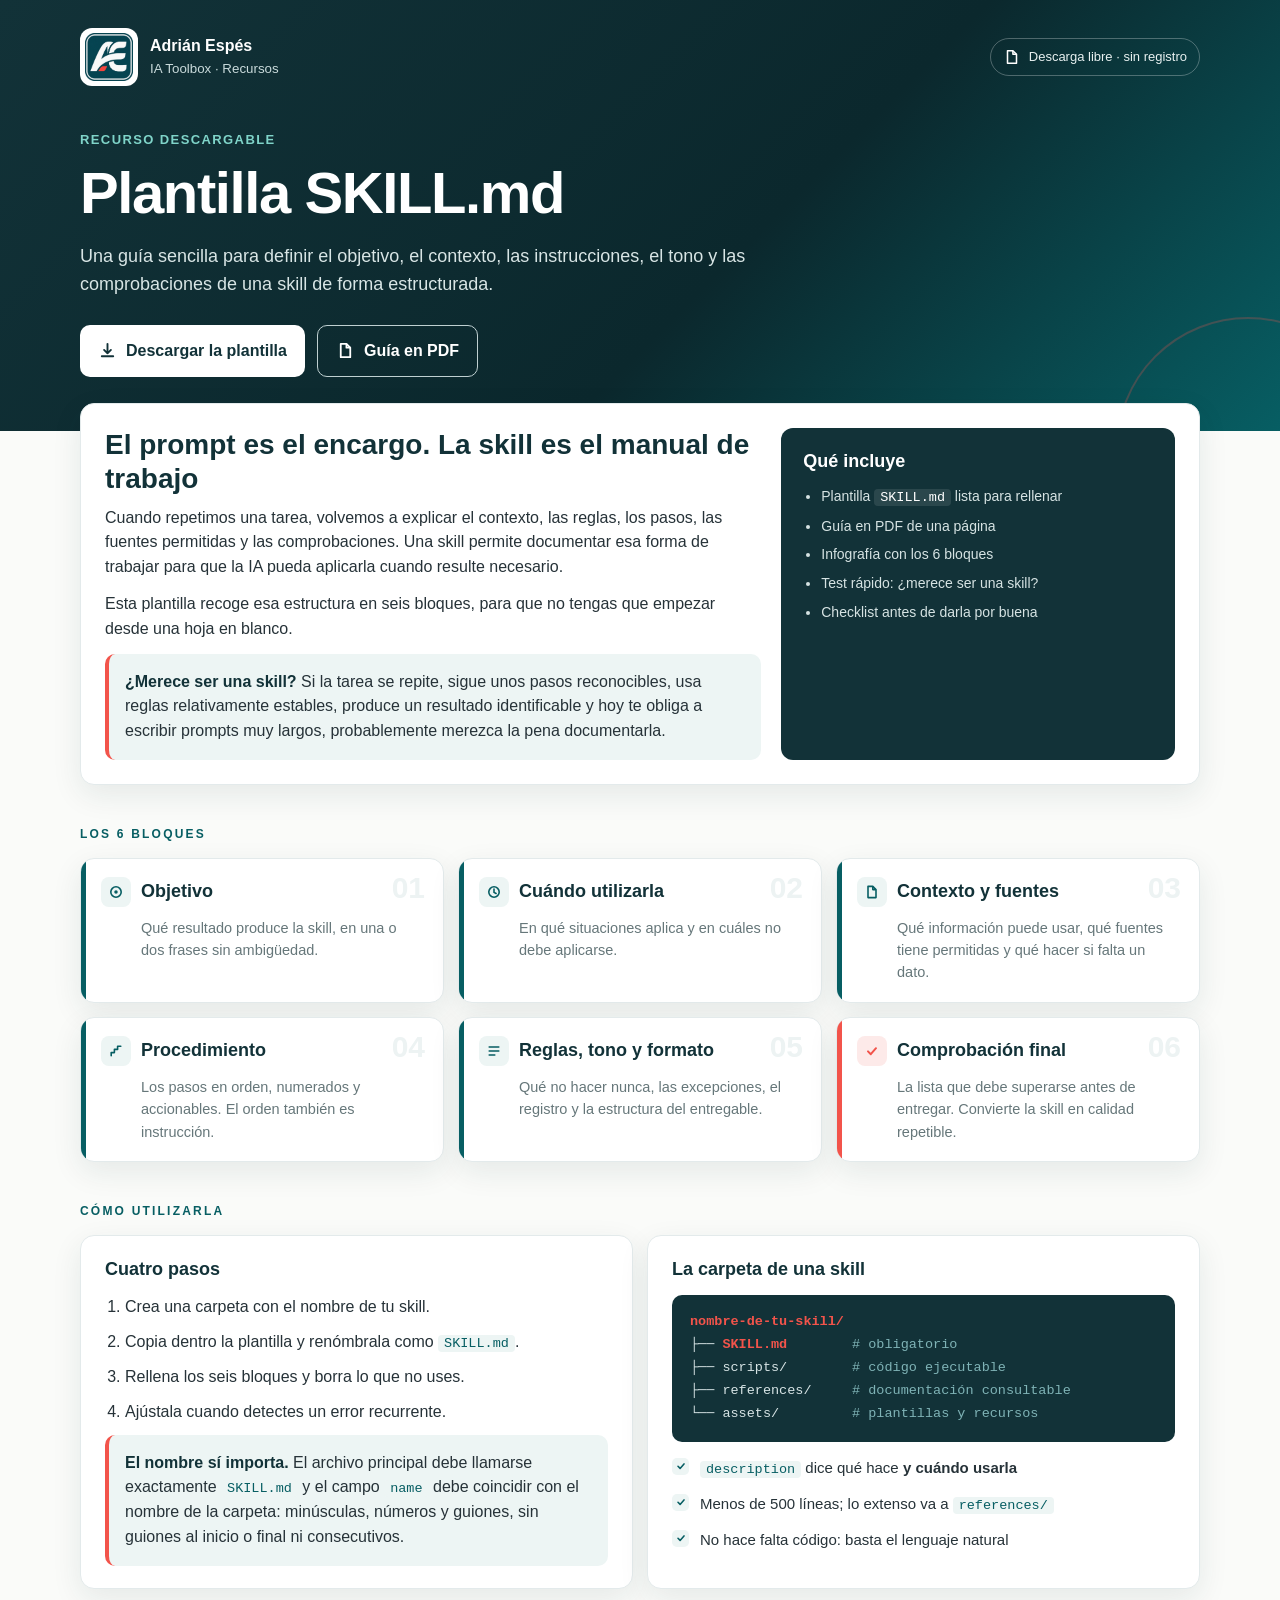
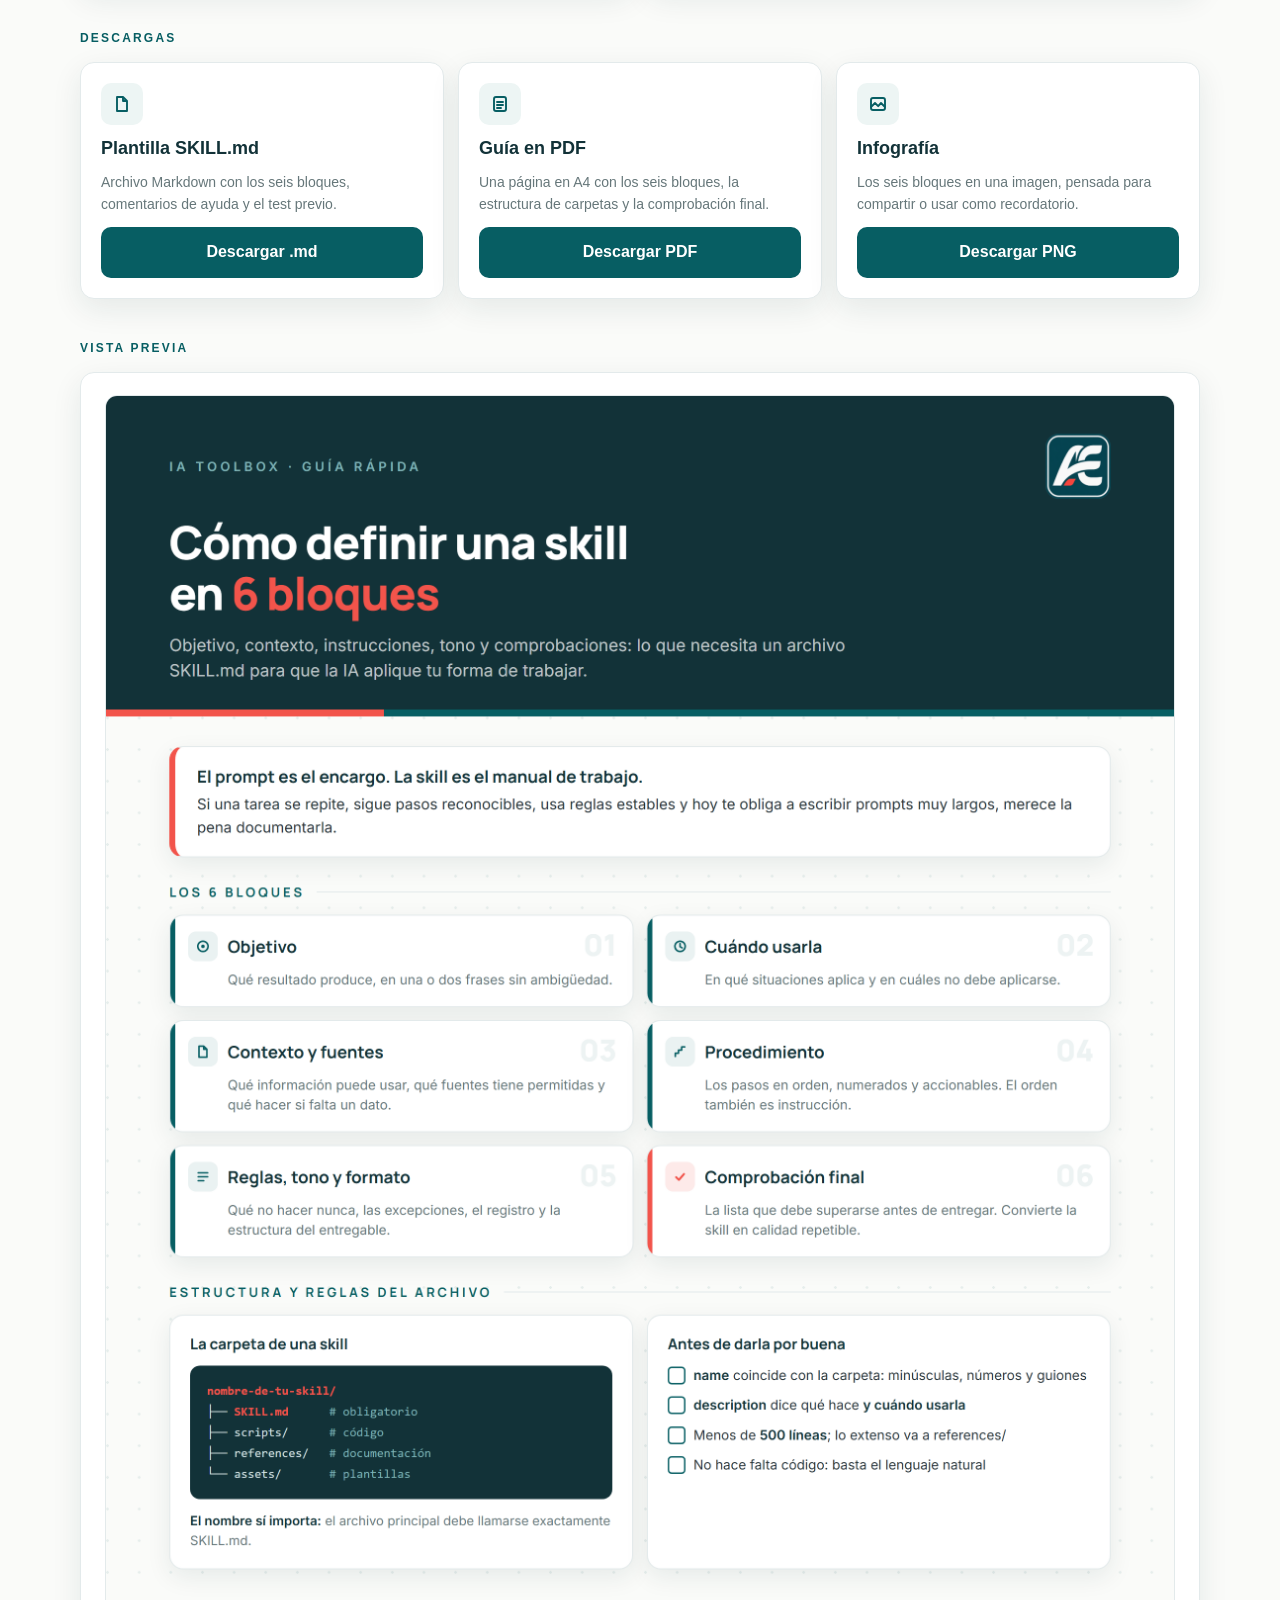
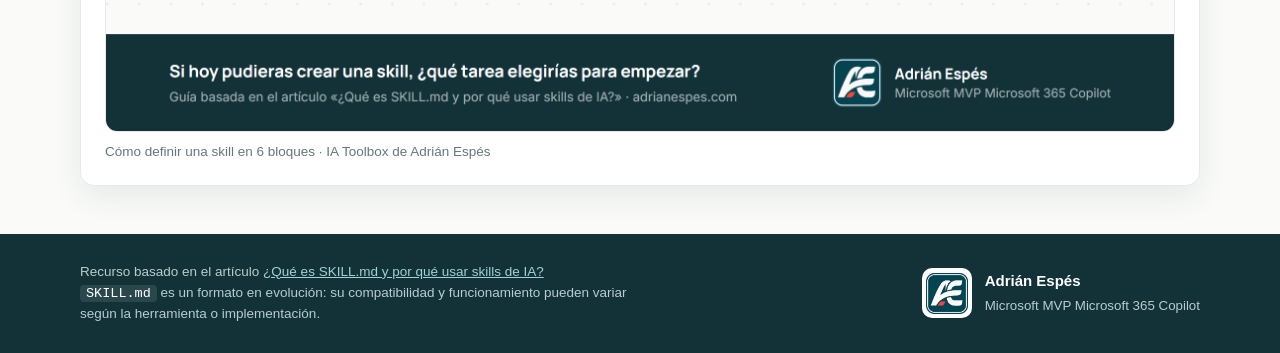
<file: recursos/plantilla-skill-md/index.html>
<!DOCTYPE html>
<html lang="es">
<head>
<meta charset="utf-8">
<meta name="viewport" content="width=device-width, initial-scale=1">
<meta name="description" content="Plantilla SKILL.md y guía para definir el objetivo, el contexto, las instrucciones, el tono y las comprobaciones de una skill de IA de forma estructurada.">
<title>Plantilla SKILL.md · IA Toolbox · Adrián Espés</title>
<style>
:root{--primary:#075E63;--primary2:#0A747A;--accent:#F2544B;--dark:#123238;--text:#263238;--muted:#66777A;--line:#E3EAEB;--bg:#FAFBF9;--surface:#fff;--soft:#EDF5F4;--radius:14px;--shadow:0 10px 30px rgba(18,50,56,.09);--title:Manrope,Arial,sans-serif;--body:Inter,Arial,sans-serif}
*{box-sizing:border-box}
html{scroll-behavior:smooth}
body{margin:0;background:var(--bg);color:var(--text);font-family:var(--body);line-height:1.55}
a{color:var(--primary)}
.skip{position:absolute;left:-9999px;top:8px;background:#fff;padding:10px 14px;z-index:99}.skip:focus{left:8px}
.wrap{width:min(1120px,calc(100% - 32px));margin:auto}

.header{background:linear-gradient(135deg,var(--dark),#0B282D 58%,var(--primary));color:#fff;padding:28px 20px 54px;position:relative;overflow:hidden}
.header:after{content:"";position:absolute;width:260px;height:260px;border:2px solid rgba(242,84,75,.25);border-radius:50%;right:-100px;bottom:-150px}
.topbar{display:flex;justify-content:space-between;align-items:center;gap:16px;flex-wrap:wrap}
.brand{display:flex;align-items:center;gap:12px}
.brand img{width:58px;height:58px;object-fit:contain;background:#fff;border-radius:12px;padding:5px}
.brand strong{font-family:var(--title);font-size:16px}
.brand small{display:block;color:#C9DADB}
.chip{display:flex;align-items:center;gap:8px;border:1px solid rgba(255,255,255,.28);border-radius:999px;padding:8px 12px;font-size:13px;color:#E7F0F0}
.chip svg{width:18px;flex:none}
.hero{max-width:850px;padding-top:44px;position:relative;z-index:1}
.eyebrow{font-family:var(--title);font-weight:800;letter-spacing:1.4px;text-transform:uppercase;color:#7FD4C9;font-size:13px}
h1{font:800 clamp(32px,5.4vw,58px)/1.08 var(--title);letter-spacing:-1.4px;margin:12px 0 18px}
.hero p{font-size:18px;color:#D8E5E5;max-width:760px;margin:0}
.hero-actions{display:flex;gap:12px;flex-wrap:wrap;margin-top:26px}
.btn{border:0;border-radius:10px;padding:13px 18px;font-weight:800;display:inline-flex;align-items:center;justify-content:center;gap:9px;text-decoration:none;min-height:48px}
.btn svg{width:19px;height:19px;flex:none}
.btn-primary{background:#fff;color:var(--dark)}
.btn-outline{background:transparent;border:1px solid #BFD0D1;color:#fff}
.btn:focus-visible{outline:3px solid var(--accent);outline-offset:3px}

.main{margin-top:-28px;position:relative;z-index:2;padding-bottom:48px}
.card{background:var(--surface);border:1px solid var(--line);border-radius:var(--radius);box-shadow:var(--shadow)}
h2{font:800 28px/1.2 var(--title);color:var(--dark);margin:0 0 10px}
h3{font:700 18px/1.3 var(--title);color:var(--dark);margin:0}
.sectionlabel{font-family:var(--title);font-weight:800;letter-spacing:2.2px;text-transform:uppercase;color:var(--primary);font-size:12px;margin:40px 0 14px}

.intro{display:grid;grid-template-columns:1.25fr .75fr;gap:20px;padding:24px}
.intro p{margin:0 0 12px}
.notice{background:var(--soft);border-left:4px solid var(--accent);border-radius:10px;padding:16px;margin-top:4px}
.notice strong{color:var(--dark)}
.side{background:var(--dark);color:#fff;border-radius:12px;padding:22px}
.side h3{color:#fff;margin-bottom:12px}
.side ul{margin:0;padding-left:18px;color:#D6E3E3;font-size:14px}
.side li{margin-bottom:7px}

.blocks{display:grid;grid-template-columns:repeat(3,1fr);gap:14px}
.blk{padding:18px 20px;position:relative;overflow:hidden}
.blk:before{content:"";position:absolute;left:0;top:0;bottom:0;width:5px;background:var(--primary)}
.blk.accent:before{background:var(--accent)}
.blk .num{font:800 30px var(--title);color:#EDF3F3;position:absolute;top:14px;right:18px;line-height:1}
.blk h3{display:flex;align-items:center;gap:10px}
.blk h3 i{width:30px;height:30px;border-radius:8px;background:var(--soft);display:flex;align-items:center;justify-content:center;flex:none}
.blk.accent h3 i{background:#FDEAE9}
.blk p{color:var(--muted);font-size:14.5px;margin:10px 0 0;padding-left:40px}

.two{display:grid;grid-template-columns:1fr 1fr;gap:14px}
.panel{padding:22px 24px}
pre{background:var(--dark);border-radius:10px;padding:16px 18px;color:#D7E4E5;font-family:'Cascadia Code',Consolas,monospace;font-size:13.5px;line-height:1.7;overflow-x:auto;margin:14px 0 0}
pre b{color:var(--accent);font-weight:700}
pre i{color:#7FB3B6;font-style:normal}
ol.steps{margin:14px 0 0;padding-left:20px}
ol.steps li{margin-bottom:10px}
ul.check{list-style:none;margin:14px 0 0;padding:0}
ul.check li{position:relative;padding-left:28px;margin-bottom:11px;font-size:15px}
ul.check li:before{content:"";position:absolute;left:0;top:2px;width:17px;height:17px;border-radius:5px;background:var(--soft) url("data:image/svg+xml;charset=utf-8,%3Csvg xmlns='http://www.w3.org/2000/svg' viewBox='0 0 20 20' fill='none'%3E%3Cpath d='M5 10.5l3.5 3.5L15 6.5' stroke='%23075E63' stroke-width='2.6' stroke-linecap='round' stroke-linejoin='round'/%3E%3C/svg%3E") center/12px no-repeat}
code{font-family:'Cascadia Code',Consolas,monospace;font-size:13.5px;background:var(--soft);color:var(--primary);padding:1px 6px;border-radius:4px}

.downloads{display:grid;grid-template-columns:repeat(3,1fr);gap:14px}
.dl{padding:20px;display:flex;flex-direction:column;gap:12px}
.dl .ico{width:42px;height:42px;border-radius:10px;background:var(--soft);display:flex;align-items:center;justify-content:center}
.dl p{color:var(--muted);font-size:14px;margin:0;flex:1}
.dl .btn{background:var(--primary);color:#fff;width:100%}
.dl .btn:hover{background:#054A4E}

figure{margin:0}
figure img{width:100%;height:auto;border-radius:12px;border:1px solid var(--line);display:block}
figcaption{font-size:13.5px;color:var(--muted);margin-top:10px}

.footer{background:var(--dark);color:#fff;padding:28px 20px}
.footer .in{display:flex;justify-content:space-between;align-items:center;gap:20px;flex-wrap:wrap}
.footer a{color:#9FD3D5}
.footer .sign{display:flex;align-items:center;gap:13px}
.footer .sign img{width:50px;height:50px;object-fit:contain;background:#fff;border-radius:10px;padding:4px}
.footer .sign strong{font-family:var(--title);font-size:15px;display:block}
.footer .sign small{color:#B9CDCE}
.footer .note{font-size:13.5px;color:#B9CDCE;max-width:560px}

@media (max-width:900px){
  .intro{grid-template-columns:1fr}
  .blocks{grid-template-columns:1fr 1fr}
  .downloads{grid-template-columns:1fr}
  .two{grid-template-columns:1fr}
}
@media (max-width:560px){
  .blocks{grid-template-columns:1fr}
  .btn{width:100%}
}
</style>
</head>
<body>
<a class="skip" href="#contenido">Ir al contenido principal</a>

<header class="header">
  <div class="wrap">
    <div class="topbar">
      <div class="brand">
        <img src="AE_Isotipo.png" alt="">
        <div><strong>Adrián Espés</strong><small>IA Toolbox · Recursos</small></div>
      </div>
      <span class="chip">
        <svg viewBox="0 0 20 20" fill="none" aria-hidden="true"><path d="M5 3h6l4 4v10H5z" stroke="#fff" stroke-width="1.7" stroke-linejoin="round"/><path d="M11 3v4h4" stroke="#fff" stroke-width="1.7" stroke-linejoin="round"/></svg>
        Descarga libre · sin registro
      </span>
    </div>

    <div class="hero">
      <div class="eyebrow">Recurso descargable</div>
      <h1>Plantilla SKILL.md</h1>
      <p>Una guía sencilla para definir el objetivo, el contexto, las instrucciones, el tono y las comprobaciones de una skill de forma estructurada.</p>
      <div class="hero-actions">
        <a class="btn btn-primary" href="SKILL.md" download>
          <svg viewBox="0 0 20 20" fill="none" aria-hidden="true"><path d="M10 3v10m0 0l-3.6-3.6M10 13l3.6-3.6M4 16h12" stroke="currentColor" stroke-width="2" stroke-linecap="round" stroke-linejoin="round"/></svg>
          Descargar la plantilla
        </a>
        <a class="btn btn-outline" href="AE_Guia_SkillMd_6Bloques_A4.pdf" download>
          <svg viewBox="0 0 20 20" fill="none" aria-hidden="true"><path d="M5 3h6l4 4v10H5z" stroke="currentColor" stroke-width="1.9" stroke-linejoin="round"/><path d="M11 3v4h4" stroke="currentColor" stroke-width="1.9" stroke-linejoin="round"/></svg>
          Guía en PDF
        </a>
      </div>
    </div>
  </div>
</header>

<main class="main" id="contenido">
  <div class="wrap">

    <section class="card intro">
      <div>
        <h2>El prompt es el encargo. La skill es el manual de trabajo</h2>
        <p>Cuando repetimos una tarea, volvemos a explicar el contexto, las reglas, los pasos, las fuentes permitidas y las comprobaciones. Una skill permite documentar esa forma de trabajar para que la IA pueda aplicarla cuando resulte necesario.</p>
        <p>Esta plantilla recoge esa estructura en seis bloques, para que no tengas que empezar desde una hoja en blanco.</p>
        <div class="notice">
          <strong>¿Merece ser una skill?</strong>
          Si la tarea se repite, sigue unos pasos reconocibles, usa reglas relativamente estables, produce un resultado identificable y hoy te obliga a escribir prompts muy largos, probablemente merezca la pena documentarla.
        </div>
      </div>
      <aside class="side">
        <h3>Qué incluye</h3>
        <ul>
          <li>Plantilla <code style="background:rgba(255,255,255,.1);color:#fff">SKILL.md</code> lista para rellenar</li>
          <li>Guía en PDF de una página</li>
          <li>Infografía con los 6 bloques</li>
          <li>Test rápido: ¿merece ser una skill?</li>
          <li>Checklist antes de darla por buena</li>
        </ul>
      </aside>
    </section>

    <div class="sectionlabel">Los 6 bloques</div>
    <section class="blocks">
      <article class="card blk">
        <span class="num">01</span>
        <h3><i><svg width="16" height="16" viewBox="0 0 20 20" fill="none"><circle cx="10" cy="10" r="6.5" stroke="#075E63" stroke-width="2"/><circle cx="10" cy="10" r="2.2" fill="#075E63"/></svg></i>Objetivo</h3>
        <p>Qué resultado produce la skill, en una o dos frases sin ambigüedad.</p>
      </article>
      <article class="card blk">
        <span class="num">02</span>
        <h3><i><svg width="16" height="16" viewBox="0 0 20 20" fill="none"><circle cx="10" cy="10" r="6.5" stroke="#075E63" stroke-width="2"/><path d="M10 6.4v4l2.6 1.5" stroke="#075E63" stroke-width="2" stroke-linecap="round"/></svg></i>Cuándo utilizarla</h3>
        <p>En qué situaciones aplica y en cuáles no debe aplicarse.</p>
      </article>
      <article class="card blk">
        <span class="num">03</span>
        <h3><i><svg width="16" height="16" viewBox="0 0 20 20" fill="none"><path d="M5 3h6l4 4v10H5z" stroke="#075E63" stroke-width="2" stroke-linejoin="round"/><path d="M11 3v4h4" stroke="#075E63" stroke-width="2" stroke-linejoin="round"/></svg></i>Contexto y fuentes</h3>
        <p>Qué información puede usar, qué fuentes tiene permitidas y qué hacer si falta un dato.</p>
      </article>
      <article class="card blk">
        <span class="num">04</span>
        <h3><i><svg width="16" height="16" viewBox="0 0 20 20" fill="none"><path d="M4 16v-4h4V8h4V4h4" stroke="#075E63" stroke-width="2" stroke-linecap="round" stroke-linejoin="round"/></svg></i>Procedimiento</h3>
        <p>Los pasos en orden, numerados y accionables. El orden también es instrucción.</p>
      </article>
      <article class="card blk">
        <span class="num">05</span>
        <h3><i><svg width="16" height="16" viewBox="0 0 20 20" fill="none"><path d="M4 5h12M4 10h12M4 15h7" stroke="#075E63" stroke-width="2" stroke-linecap="round"/></svg></i>Reglas, tono y formato</h3>
        <p>Qué no hacer nunca, las excepciones, el registro y la estructura del entregable.</p>
      </article>
      <article class="card blk accent">
        <span class="num">06</span>
        <h3><i><svg width="16" height="16" viewBox="0 0 20 20" fill="none"><path d="M5 10.5l3.5 3.5L15 6.5" stroke="#F2544B" stroke-width="2.5" stroke-linecap="round" stroke-linejoin="round"/></svg></i>Comprobación final</h3>
        <p>La lista que debe superarse antes de entregar. Convierte la skill en calidad repetible.</p>
      </article>
    </section>

    <div class="sectionlabel">Cómo utilizarla</div>
    <section class="two">
      <article class="card panel">
        <h3>Cuatro pasos</h3>
        <ol class="steps">
          <li>Crea una carpeta con el nombre de tu skill.</li>
          <li>Copia dentro la plantilla y renómbrala como <code>SKILL.md</code>.</li>
          <li>Rellena los seis bloques y borra lo que no uses.</li>
          <li>Ajústala cuando detectes un error recurrente.</li>
        </ol>
        <div class="notice"><strong>El nombre sí importa.</strong> El archivo principal debe llamarse exactamente <code>SKILL.md</code> y el campo <code>name</code> debe coincidir con el nombre de la carpeta: minúsculas, números y guiones, sin guiones al inicio o final ni consecutivos.</div>
      </article>
      <article class="card panel">
        <h3>La carpeta de una skill</h3>
        <pre><b>nombre-de-tu-skill/</b>
├── <b>SKILL.md</b>        <i># obligatorio</i>
├── scripts/        <i># código ejecutable</i>
├── references/     <i># documentación consultable</i>
└── assets/         <i># plantillas y recursos</i></pre>
        <ul class="check">
          <li><code>description</code> dice qué hace <strong>y cuándo usarla</strong></li>
          <li>Menos de 500 líneas; lo extenso va a <code>references/</code></li>
          <li>No hace falta código: basta el lenguaje natural</li>
        </ul>
      </article>
    </section>

    <div class="sectionlabel">Descargas</div>
    <section class="downloads">
      <article class="card dl">
        <span class="ico"><svg width="20" height="20" viewBox="0 0 20 20" fill="none"><path d="M5 3h6l4 4v10H5z" stroke="#075E63" stroke-width="1.9" stroke-linejoin="round"/><path d="M11 3v4h4" stroke="#075E63" stroke-width="1.9" stroke-linejoin="round"/></svg></span>
        <h3>Plantilla SKILL.md</h3>
        <p>Archivo Markdown con los seis bloques, comentarios de ayuda y el test previo.</p>
        <a class="btn" href="SKILL.md" download>Descargar .md</a>
      </article>
      <article class="card dl">
        <span class="ico"><svg width="20" height="20" viewBox="0 0 20 20" fill="none"><rect x="4" y="3" width="12" height="14" rx="2" stroke="#075E63" stroke-width="1.9"/><path d="M7 8h6M7 11h6M7 14h4" stroke="#075E63" stroke-width="1.9" stroke-linecap="round"/></svg></span>
        <h3>Guía en PDF</h3>
        <p>Una página en A4 con los seis bloques, la estructura de carpetas y la comprobación final.</p>
        <a class="btn" href="AE_Guia_SkillMd_6Bloques_A4.pdf" download>Descargar PDF</a>
      </article>
      <article class="card dl">
        <span class="ico"><svg width="20" height="20" viewBox="0 0 20 20" fill="none"><rect x="3" y="4" width="14" height="12" rx="2" stroke="#075E63" stroke-width="1.9"/><path d="M3 13l4-4 3.2 3.2L13 9l4 4" stroke="#075E63" stroke-width="1.9" stroke-linejoin="round"/></svg></span>
        <h3>Infografía</h3>
        <p>Los seis bloques en una imagen, pensada para compartir o usar como recordatorio.</p>
        <a class="btn" href="AE_Infografia_SkillMd.png" download>Descargar PNG</a>
      </article>
    </section>

    <div class="sectionlabel">Vista previa</div>
    <section class="card panel">
      <figure>
        <img src="AE_Infografia_SkillMd.png" alt="Infografía: cómo definir una skill en seis bloques, con la estructura de carpetas y las reglas del archivo SKILL.md.">
        <figcaption>Cómo definir una skill en 6 bloques · IA Toolbox de Adrián Espés</figcaption>
      </figure>
    </section>

  </div>
</main>

<footer class="footer">
  <div class="wrap in">
    <div class="note">
      Recurso basado en el artículo <a href="https://adrianespes.com/que-es-skill-md/">¿Qué es SKILL.md y por qué usar skills de IA?</a><br>
      <code style="background:rgba(255,255,255,.1);color:#fff">SKILL.md</code> es un formato en evolución: su compatibilidad y funcionamiento pueden variar según la herramienta o implementación.
    </div>
    <div class="sign">
      <img src="AE_Isotipo.png" alt="">
      <div><strong>Adrián Espés</strong><small>Microsoft MVP Microsoft 365 Copilot</small></div>
    </div>
  </div>
</footer>

</body>
</html>
</file>
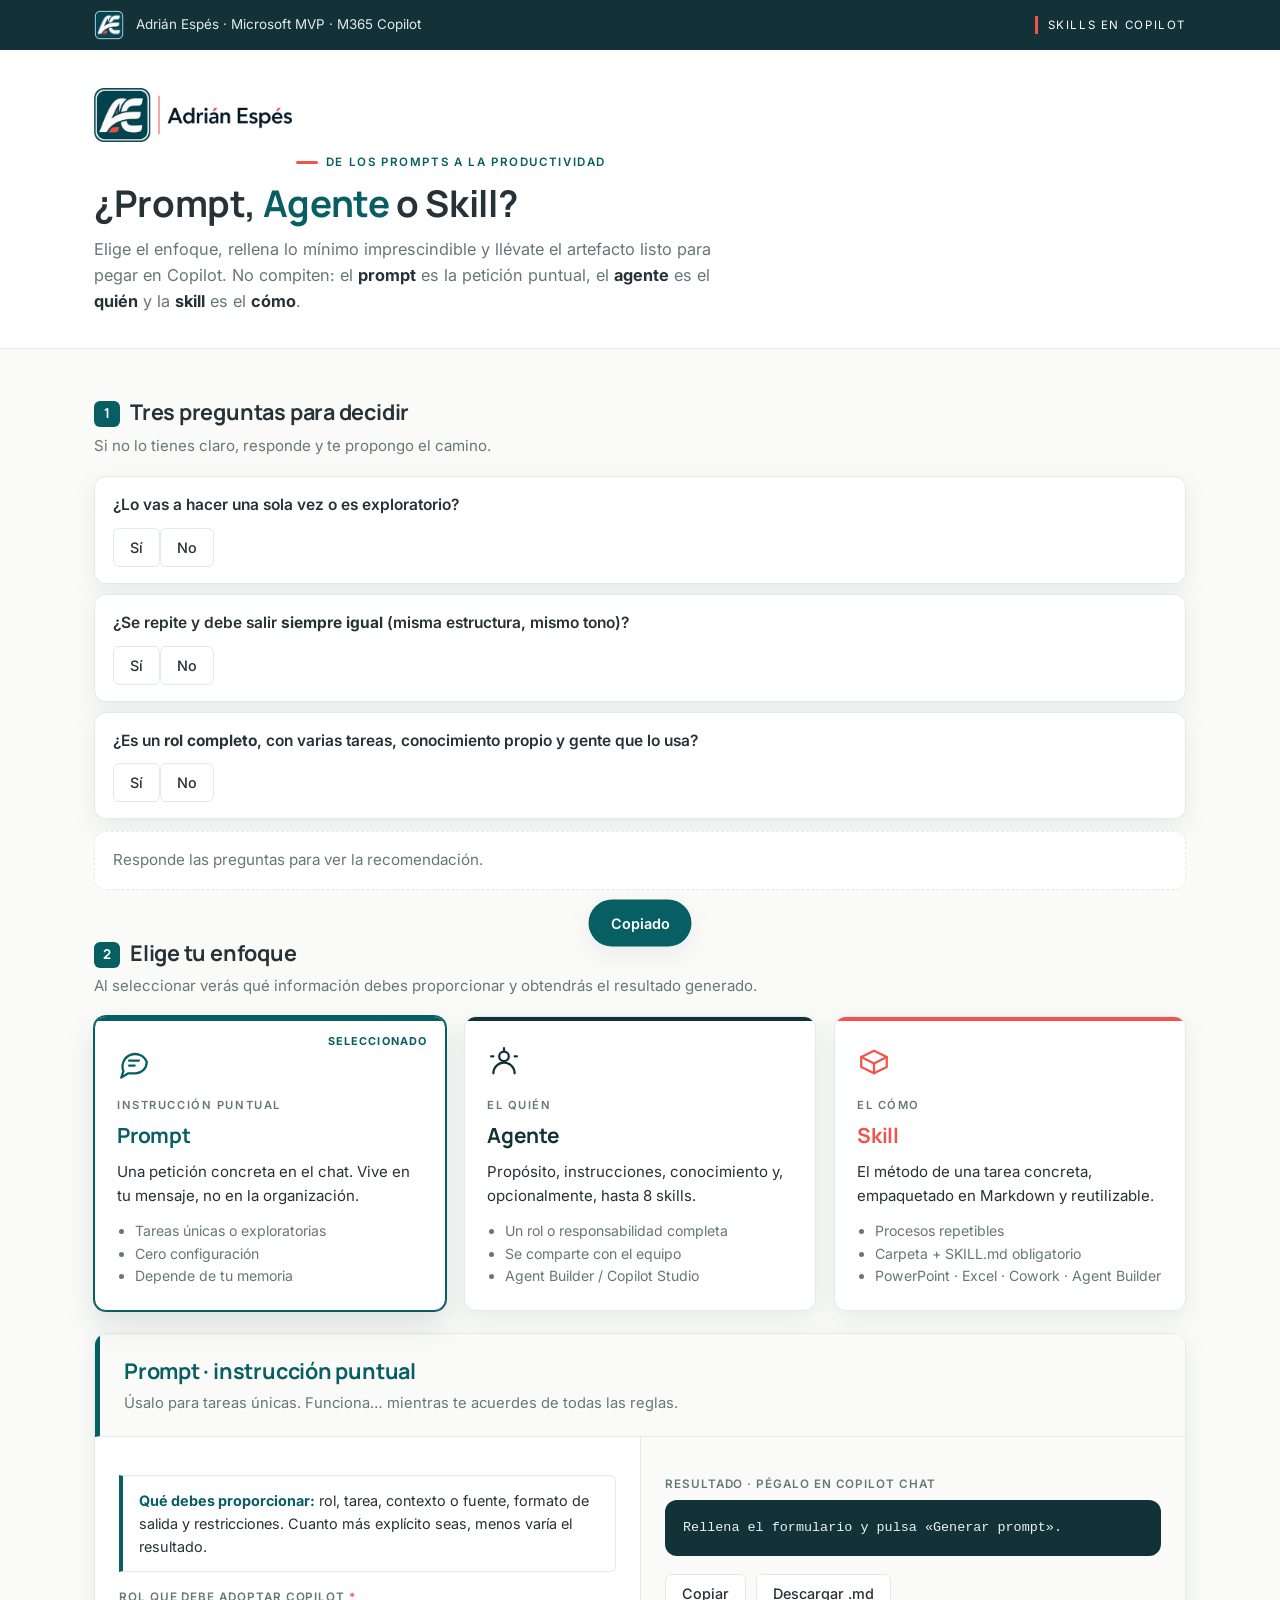
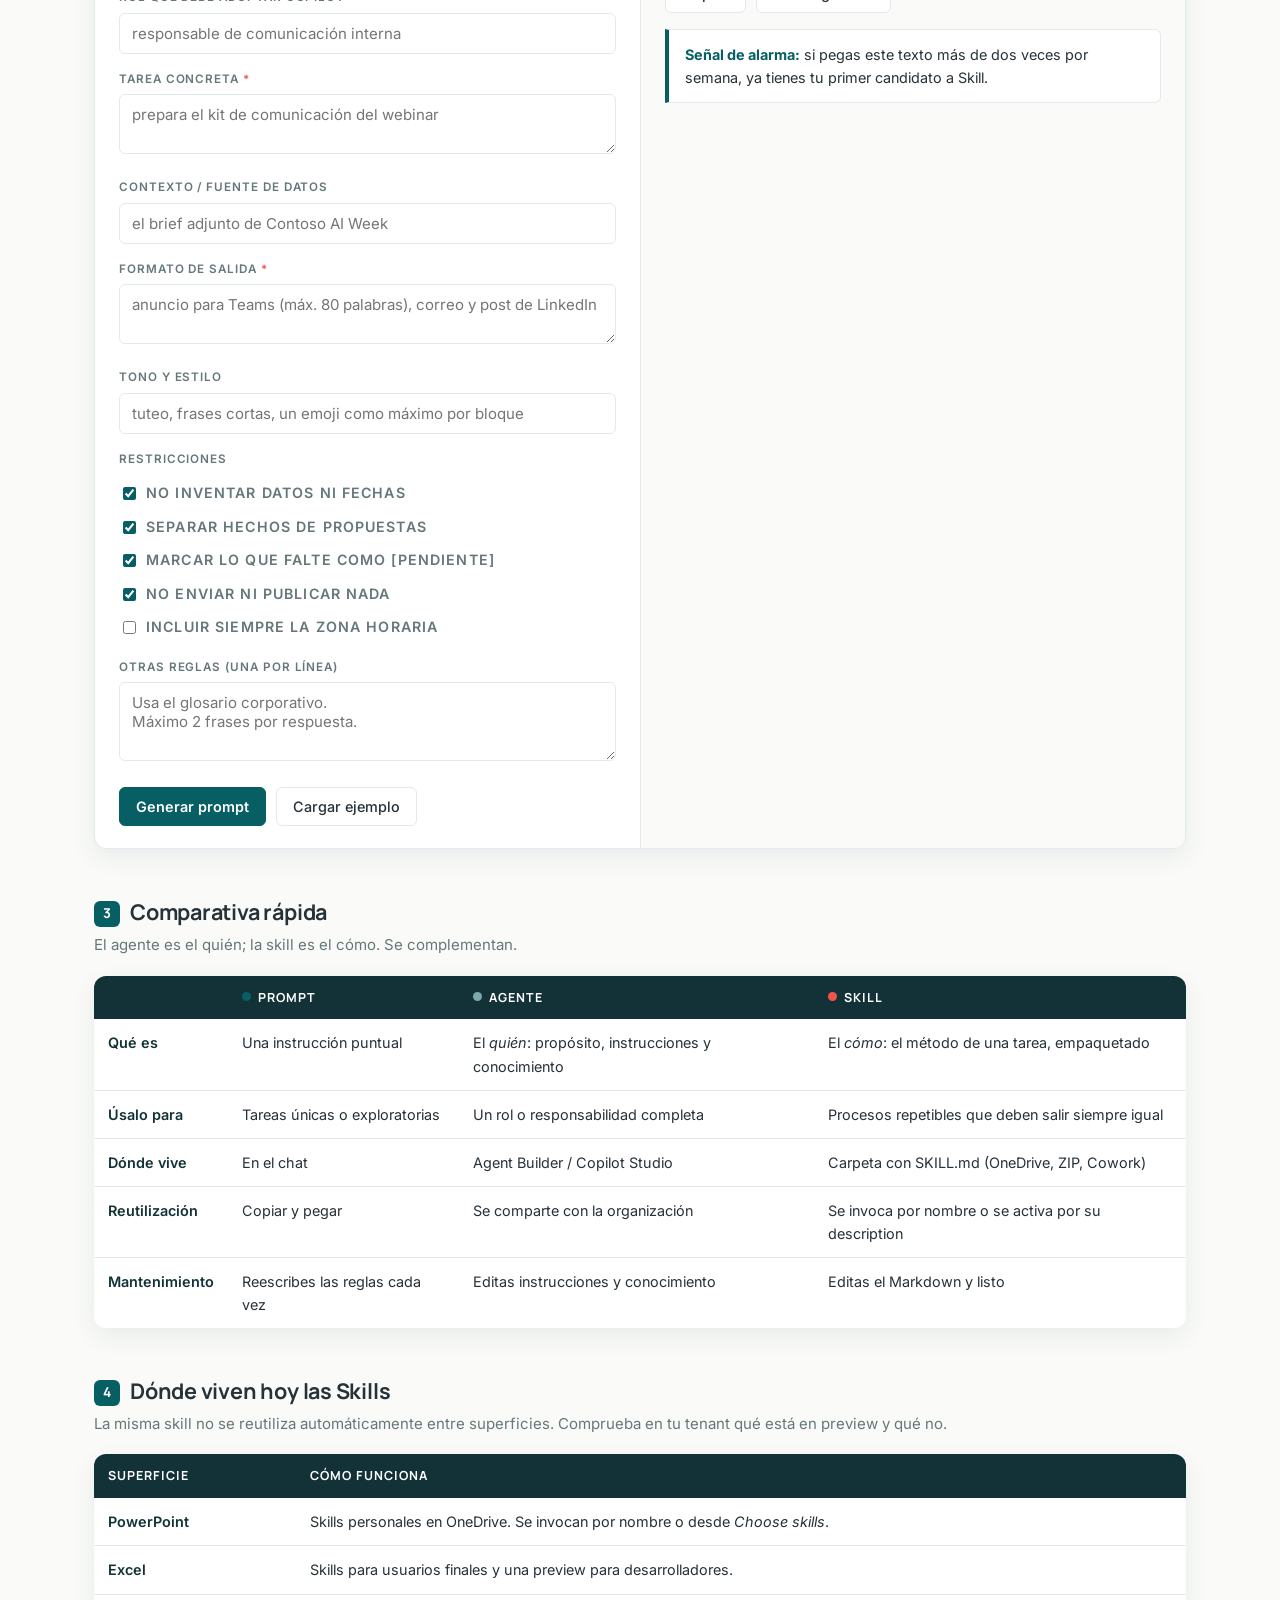
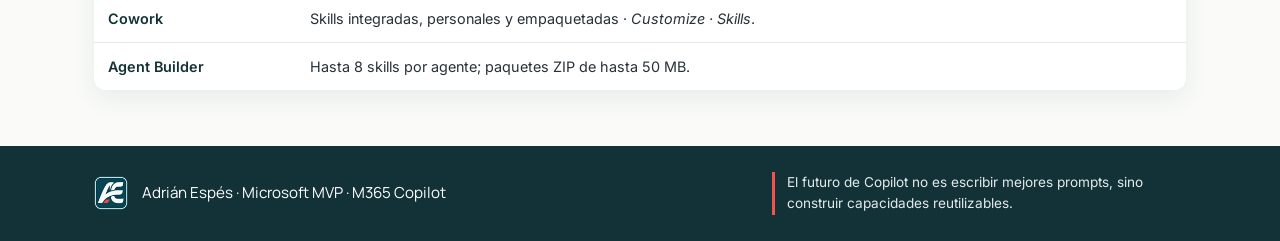
<file: recursos/prompt-agente-skill/index.html>
<!DOCTYPE html>
<html lang="es">
<head>
<meta charset="utf-8">
<meta name="viewport" content="width=device-width, initial-scale=1">
<title>Prompt, Agente o Skill · Adrián Espés</title>
<meta name="description" content="Herramienta interactiva para diferenciar prompts, agentes y skills en Copilot, y generar el artefacto listo para usar.">
<link rel="icon" href="[data-uri]">
<link rel="preconnect" href="https://fonts.googleapis.com">
<link rel="preconnect" href="https://fonts.gstatic.com" crossorigin>
<link href="https://fonts.googleapis.com/css2?family=Manrope:wght@600;700&family=Inter:wght@400;500;600&display=swap" rel="stylesheet">
<style>
:root{
  --ae-color-primary:#075E63;
  --ae-color-accent:#F2544B;
  --ae-color-dark:#123238;
  --ae-color-text:#263238;
  --ae-color-muted:#66777A;
  --ae-color-border:#E3EAEB;
  --ae-color-background:#FAFBF9;
  --ae-color-surface:#FFFFFF;
  --ae-radius-small:6px;
  --ae-radius-medium:12px;
  --ae-shadow-soft:0 8px 24px rgba(18,50,56,.08);
  --font-title:"Manrope",Arial,sans-serif;
  --font-text:"Inter",Arial,sans-serif;
}
*{box-sizing:border-box}
body{margin:0;background:var(--ae-color-background);color:var(--ae-color-text);
  font-family:var(--font-text);font-size:16px;line-height:1.6;-webkit-font-smoothing:antialiased}
h1,h2,h3,h4{font-family:var(--font-title);font-weight:700;letter-spacing:-.01em;margin:0}
.wrap{max-width:1140px;margin:0 auto;padding:0 24px}

/* ---- topbar ---- */
.topbar{background:var(--ae-color-dark);color:#fff}
.topbar .wrap{display:flex;align-items:center;gap:12px;padding-top:10px;padding-bottom:10px}
.topbar img{height:30px;width:30px;border-radius:var(--ae-radius-small)}
.topbar span{font-size:.84rem;color:#E3EAEB}
.topbar .tag{margin-left:auto;font-size:.72rem;letter-spacing:.14em;text-transform:uppercase;
  color:#fff;border-left:3px solid var(--ae-color-accent);padding-left:10px}

/* ---- hero ---- */
.hero{background:var(--ae-color-surface);border-bottom:1px solid var(--ae-color-border)}
.hero .wrap{padding:38px 24px 34px}
.hero img.logo{height:54px;margin-bottom:22px}
.eyebrow{display:inline-flex;align-items:center;gap:8px;font-size:.72rem;letter-spacing:.14em;
  text-transform:uppercase;color:var(--ae-color-primary);font-weight:600;margin-bottom:10px}
.eyebrow::before{content:"";width:22px;height:3px;background:var(--ae-color-accent);border-radius:2px}
.hero h1{font-size:2.3rem;line-height:1.15;margin-bottom:12px}
.hero h1 em{font-style:normal;color:var(--ae-color-primary)}
.hero p{margin:0;max-width:62ch;color:var(--ae-color-muted);font-size:1.02rem}
.hero p b{color:var(--ae-color-text)}

section{margin-top:46px}
section>h2{font-size:1.35rem;margin-bottom:4px}
.sub{color:var(--ae-color-muted);font-size:.94rem;margin:0 0 18px}
.num{display:inline-flex;align-items:center;justify-content:center;width:26px;height:26px;
  border-radius:var(--ae-radius-small);background:var(--ae-color-primary);color:#fff;
  font-family:var(--font-title);font-size:.85rem;margin-right:10px;vertical-align:2px}

/* ---- wizard ---- */
.q{background:var(--ae-color-surface);border:1px solid var(--ae-color-border);
  border-radius:var(--ae-radius-medium);padding:16px 18px;margin-bottom:10px;box-shadow:var(--ae-shadow-soft)}
.q p{margin:0 0 10px;font-weight:600;font-size:.97rem}
.result{margin-top:12px;padding:16px 18px;border-radius:var(--ae-radius-medium);
  border:1px dashed var(--ae-color-border);background:var(--ae-color-surface);color:var(--ae-color-muted);font-size:.95rem}
.result.on{border-style:solid;border-left:4px solid var(--ae-color-accent);color:var(--ae-color-text)}

/* ---- cards ---- */
.cards{display:grid;grid-template-columns:repeat(auto-fit,minmax(300px,1fr));gap:18px}
.card{background:var(--ae-color-surface);border:1px solid var(--ae-color-border);
  border-radius:var(--ae-radius-medium);padding:22px;cursor:pointer;position:relative;overflow:hidden;
  box-shadow:var(--ae-shadow-soft);transition:transform .16s,box-shadow .16s,border-color .16s;text-align:left}
.card::before{content:"";position:absolute;inset:0 0 auto 0;height:4px;background:var(--c)}
.card:hover{transform:translateY(-3px);box-shadow:0 14px 30px rgba(18,50,56,.13)}
.card.on{border-color:var(--c);box-shadow:0 0 0 1px var(--c),0 14px 30px rgba(18,50,56,.13)}
.card .ico{width:34px;height:34px;color:var(--c);margin:6px 0 10px}
.card .kicker{font-size:.7rem;letter-spacing:.14em;text-transform:uppercase;color:var(--ae-color-muted);font-weight:600}
.card h3{font-size:1.3rem;color:var(--c);margin:4px 0 8px}
.card p{margin:0 0 12px;font-size:.94rem;color:var(--ae-color-text)}
.card ul{margin:0;padding-left:18px;color:var(--ae-color-muted);font-size:.88rem}
.card .state{position:absolute;top:16px;right:18px;font-size:.68rem;letter-spacing:.1em;text-transform:uppercase;
  color:var(--c);font-weight:700;opacity:0}
.card.on .state{opacity:1}

/* ---- panels ---- */
.panel{display:none;margin-top:22px;background:var(--ae-color-surface);
  border:1px solid var(--ae-color-border);border-radius:var(--ae-radius-medium);
  overflow:hidden;box-shadow:var(--ae-shadow-soft)}
.panel.on{display:block;animation:fade .22s ease}
@keyframes fade{from{opacity:0;transform:translateY(6px)}to{opacity:1;transform:none}}
.panel-head{padding:20px 24px;border-bottom:1px solid var(--ae-color-border);
  border-left:5px solid var(--c);background:var(--ae-color-background)}
.panel-head h3{font-size:1.35rem;color:var(--c)}
.panel-head p{margin:4px 0 0;color:var(--ae-color-muted);font-size:.92rem}
.grid{display:grid;grid-template-columns:1fr 1fr}
@media(max-width:920px){.grid{grid-template-columns:1fr}}
.col{padding:22px 24px}
.col+.col{border-left:1px solid var(--ae-color-border);background:var(--ae-color-background)}
@media(max-width:920px){.col+.col{border-left:0;border-top:1px solid var(--ae-color-border)}}

label{display:block;font-size:.73rem;letter-spacing:.08em;text-transform:uppercase;
  color:var(--ae-color-muted);font-weight:600;margin:16px 0 6px}
label .req{color:var(--ae-color-accent)}
input,textarea{width:100%;background:var(--ae-color-surface);border:1px solid var(--ae-color-border);
  color:var(--ae-color-text);border-radius:var(--ae-radius-small);padding:10px 12px;
  font-family:var(--font-text);font-size:.94rem;resize:vertical}
input:focus,textarea:focus{outline:2px solid var(--ae-color-primary);outline-offset:1px;border-color:var(--ae-color-primary)}
.hint{font-size:.8rem;color:var(--ae-color-muted);margin-top:5px}

.btns{display:flex;gap:10px;flex-wrap:wrap;margin-top:18px}
button{font-family:var(--font-text);font-size:.9rem;font-weight:500;border-radius:var(--ae-radius-small);
  padding:10px 16px;cursor:pointer;border:1px solid var(--ae-color-border);
  background:var(--ae-color-surface);color:var(--ae-color-text);transition:.15s}
button:hover{border-color:var(--ae-color-primary);color:var(--ae-color-primary)}
button:focus-visible{outline:2px solid var(--ae-color-primary);outline-offset:2px}
button.primary{background:var(--ae-color-primary);border-color:var(--ae-color-primary);color:#fff;font-weight:600}
button.primary:hover{background:#064b4f;color:#fff}
button.on{background:var(--ae-color-primary);border-color:var(--ae-color-primary);color:#fff}

pre{background:var(--ae-color-dark);color:#EAF1F1;border-radius:var(--ae-radius-medium);
  padding:18px;overflow:auto;max-height:520px;font-size:.84rem;line-height:1.55;
  white-space:pre-wrap;word-break:break-word;font-family:Consolas,"Courier New",monospace;margin:0}
.tree{background:var(--ae-color-surface);border:1px solid var(--ae-color-border);
  border-left:4px solid var(--ae-color-accent);border-radius:var(--ae-radius-small);
  padding:14px 16px;font-family:Consolas,"Courier New",monospace;font-size:.84rem;
  color:var(--ae-color-primary);white-space:pre;overflow:auto;margin-top:6px}
.callout{border-left:4px solid var(--c);background:var(--ae-color-surface);
  border-radius:0 var(--ae-radius-small) var(--ae-radius-small) 0;padding:13px 16px;margin:16px 0;
  font-size:.9rem;border-top:1px solid var(--ae-color-border);border-right:1px solid var(--ae-color-border);
  border-bottom:1px solid var(--ae-color-border)}
.callout b{color:var(--ae-color-primary)}
code{background:var(--ae-color-background);border:1px solid var(--ae-color-border);
  border-radius:4px;padding:1px 5px;font-family:Consolas,monospace;font-size:.86em;color:var(--ae-color-primary)}
.chk{display:inline-flex;align-items:center;gap:7px;font-size:.89rem;margin:8px 16px 0 0;cursor:pointer}
.chk input{width:auto;accent-color:var(--ae-color-primary)}

table{width:100%;border-collapse:collapse;font-size:.9rem;background:var(--ae-color-surface);
  border-radius:var(--ae-radius-medium);overflow:hidden;box-shadow:var(--ae-shadow-soft)}
th,td{border-bottom:1px solid var(--ae-color-border);padding:12px 14px;text-align:left;vertical-align:top}
thead th{background:var(--ae-color-dark);color:#fff;font-family:var(--font-title);font-size:.78rem;
  letter-spacing:.08em;text-transform:uppercase;border-bottom:0}
tbody td:first-child{font-weight:600;color:var(--ae-color-dark);white-space:nowrap}
tbody tr:last-child td{border-bottom:0}
.dot{display:inline-block;width:9px;height:9px;border-radius:50%;margin-right:7px;vertical-align:1px}

.toast{position:fixed;bottom:24px;left:50%;transform:translateX(-50%) translateY(150%);
  background:var(--ae-color-primary);color:#fff;padding:12px 22px;border-radius:999px;
  font-weight:600;font-size:.9rem;transition:.28s;z-index:20;box-shadow:var(--ae-shadow-soft)}
.toast.on{transform:translateX(-50%)}

footer{margin-top:56px;background:var(--ae-color-dark);color:#E3EAEB}
footer .wrap{padding:26px 24px;display:flex;flex-wrap:wrap;gap:14px;align-items:center}
footer img{height:34px;width:34px;border-radius:var(--ae-radius-small)}
footer .sign{font-family:var(--font-title);color:#fff;font-size:.95rem}
footer .claim{margin-left:auto;font-size:.85rem;max-width:46ch;border-left:3px solid var(--ae-color-accent);padding-left:12px}
@media(max-width:700px){footer .claim{margin-left:0}}
</style>
</head>
<body>

<div class="topbar">
  <div class="wrap">
    <img src="[data-uri]" alt="Símbolo AE de Adrián Espés">
    <span>Adrián Espés · Microsoft MVP · M365 Copilot</span>
    <span class="tag">Skills en Copilot</span>
  </div>
</div>

<div class="hero">
  <div class="wrap">
    <img class="logo" src="[data-uri]" alt="Adrián Espés">
    <div class="eyebrow">De los prompts a la productividad</div>
    <h1>¿Prompt, <em>Agente</em> o Skill?</h1>
    <p>Elige el enfoque, rellena lo mínimo imprescindible y llévate el artefacto listo para pegar en Copilot.
    No compiten: el <b>prompt</b> es la petición puntual, el <b>agente</b> es el <b>quién</b> y la <b>skill</b> es el <b>cómo</b>.</p>
  </div>
</div>

<div class="wrap">

<section>
  <h2><span class="num">1</span>Tres preguntas para decidir</h2>
  <p class="sub">Si no lo tienes claro, responde y te propongo el camino.</p>
  <div class="q"><p>¿Lo vas a hacer una sola vez o es exploratorio?</p>
    <button onclick="q(0,true)">Sí</button><button onclick="q(0,false)">No</button></div>
  <div class="q"><p>¿Se repite y debe salir <b>siempre igual</b> (misma estructura, mismo tono)?</p>
    <button onclick="q(1,true)">Sí</button><button onclick="q(1,false)">No</button></div>
  <div class="q"><p>¿Es un <b>rol completo</b>, con varias tareas, conocimiento propio y gente que lo usa?</p>
    <button onclick="q(2,true)">Sí</button><button onclick="q(2,false)">No</button></div>
  <div class="result" id="qres">Responde las preguntas para ver la recomendación.</div>
</section>

<section>
  <h2><span class="num">2</span>Elige tu enfoque</h2>
  <p class="sub">Al seleccionar verás qué información debes proporcionar y obtendrás el resultado generado.</p>
  <div class="cards">

    <div class="card" style="--c:var(--ae-color-primary)" data-k="prompt" onclick="sel('prompt')" tabindex="0" onkeydown="if(event.key==='Enter')sel('prompt')">
      <span class="state">Seleccionado</span>
      <svg class="ico" viewBox="0 0 24 24" fill="none" stroke="currentColor" stroke-width="1.6" stroke-linecap="round" stroke-linejoin="round" aria-hidden="true">
        <path d="M21 12a8 8 0 0 1-8 8H8l-5 3 1.5-4.5A8 8 0 1 1 21 12z"/><path d="M8.5 11h7M8.5 14.5h4"/></svg>
      <div class="kicker">Instrucción puntual</div>
      <h3>Prompt</h3>
      <p>Una petición concreta en el chat. Vive en tu mensaje, no en la organización.</p>
      <ul><li>Tareas únicas o exploratorias</li><li>Cero configuración</li><li>Depende de tu memoria</li></ul>
    </div>

    <div class="card" style="--c:var(--ae-color-dark)" data-k="agent" onclick="sel('agent')" tabindex="0" onkeydown="if(event.key==='Enter')sel('agent')">
      <span class="state">Seleccionado</span>
      <svg class="ico" viewBox="0 0 24 24" fill="none" stroke="currentColor" stroke-width="1.6" stroke-linecap="round" stroke-linejoin="round" aria-hidden="true">
        <circle cx="12" cy="8" r="3.4"/><path d="M4.5 20a7.5 7.5 0 0 1 15 0"/><path d="M12 2.2v1.6M19.5 8h1.6M2.9 8h1.6"/></svg>
      <div class="kicker">El quién</div>
      <h3>Agente</h3>
      <p>Propósito, instrucciones, conocimiento y, opcionalmente, hasta 8 skills.</p>
      <ul><li>Un rol o responsabilidad completa</li><li>Se comparte con el equipo</li><li>Agent Builder / Copilot Studio</li></ul>
    </div>

    <div class="card" style="--c:var(--ae-color-accent)" data-k="skill" onclick="sel('skill')" tabindex="0" onkeydown="if(event.key==='Enter')sel('skill')">
      <span class="state">Seleccionado</span>
      <svg class="ico" viewBox="0 0 24 24" fill="none" stroke="currentColor" stroke-width="1.6" stroke-linecap="round" stroke-linejoin="round" aria-hidden="true">
        <path d="M21 8.5v7l-9 4.5-9-4.5v-7L12 4z"/><path d="M3 8.5 12 13l9-4.5M12 13v7"/></svg>
      <div class="kicker">El cómo</div>
      <h3>Skill</h3>
      <p>El método de una tarea concreta, empaquetado en Markdown y reutilizable.</p>
      <ul><li>Procesos repetibles</li><li>Carpeta + SKILL.md obligatorio</li><li>PowerPoint · Excel · Cowork · Agent Builder</li></ul>
    </div>
  </div>

  <!-- ===== PROMPT ===== -->
  <div class="panel" id="p-prompt" style="--c:var(--ae-color-primary)">
    <div class="panel-head">
      <h3>Prompt · instrucción puntual</h3>
      <p>Úsalo para tareas únicas. Funciona… mientras te acuerdes de todas las reglas.</p>
    </div>
    <div class="grid">
      <div class="col">
        <div class="callout"><b>Qué debes proporcionar:</b> rol, tarea, contexto o fuente, formato de salida y restricciones. Cuanto más explícito seas, menos varía el resultado.</div>
        <label for="pr-rol">Rol que debe adoptar Copilot <span class="req">*</span></label>
        <input id="pr-rol" placeholder="responsable de comunicación interna">
        <label for="pr-tarea">Tarea concreta <span class="req">*</span></label>
        <textarea id="pr-tarea" rows="2" placeholder="prepara el kit de comunicación del webinar"></textarea>
        <label for="pr-ctx">Contexto / fuente de datos</label>
        <input id="pr-ctx" placeholder="el brief adjunto de Contoso AI Week">
        <label for="pr-out">Formato de salida <span class="req">*</span></label>
        <textarea id="pr-out" rows="2" placeholder="anuncio para Teams (máx. 80 palabras), correo y post de LinkedIn"></textarea>
        <label for="pr-tono">Tono y estilo</label>
        <input id="pr-tono" placeholder="tuteo, frases cortas, un emoji como máximo por bloque">
        <label>Restricciones</label>
        <div>
          <label class="chk"><input type="checkbox" id="pr-c1" checked> No inventar datos ni fechas</label>
          <label class="chk"><input type="checkbox" id="pr-c2" checked> Separar hechos de propuestas</label>
          <label class="chk"><input type="checkbox" id="pr-c3" checked> Marcar lo que falte como [PENDIENTE]</label>
          <label class="chk"><input type="checkbox" id="pr-c4" checked> No enviar ni publicar nada</label>
          <label class="chk"><input type="checkbox" id="pr-c5"> Incluir siempre la zona horaria</label>
        </div>
        <label for="pr-extra">Otras reglas (una por línea)</label>
        <textarea id="pr-extra" rows="3" placeholder="Usa el glosario corporativo.&#10;Máximo 2 frases por respuesta."></textarea>
        <div class="btns">
          <button class="primary" onclick="gen('prompt')">Generar prompt</button>
          <button onclick="demo('prompt')">Cargar ejemplo</button>
        </div>
      </div>
      <div class="col">
        <label>Resultado · pégalo en Copilot Chat</label>
        <pre id="out-prompt">Rellena el formulario y pulsa «Generar prompt».</pre>
        <div class="btns">
          <button onclick="copyOut('prompt')">Copiar</button>
          <button onclick="dl('prompt')">Descargar .md</button>
        </div>
        <div class="callout"><b>Señal de alarma:</b> si pegas este texto más de dos veces por semana, ya tienes tu primer candidato a Skill.</div>
      </div>
    </div>
  </div>

  <!-- ===== AGENTE ===== -->
  <div class="panel" id="p-agent" style="--c:var(--ae-color-dark)">
    <div class="panel-head">
      <h3>Agente · el quién</h3>
      <p>Un agente nuevo por responsabilidad; una skill por tarea dentro de esa responsabilidad.</p>
    </div>
    <div class="grid">
      <div class="col">
        <div class="callout"><b>Qué debes proporcionar:</b> nombre, propósito, audiencia, instrucciones de comportamiento, conocimiento o fuentes, límites y las skills que invocará (máx. 8 en Agent Builder).</div>
        <label for="ag-nom">Nombre del agente <span class="req">*</span></label>
        <input id="ag-nom" placeholder="Comunicación de Eventos">
        <label for="ag-prop">Propósito en una frase <span class="req">*</span></label>
        <textarea id="ag-prop" rows="2" placeholder="Ayuda al equipo a comunicar webinars y eventos internos con un estilo consistente."></textarea>
        <label for="ag-aud">Audiencia</label>
        <input id="ag-aud" placeholder="Equipo de marketing y responsables de producto">
        <label for="ag-resp">Responsabilidades (una por línea) <span class="req">*</span></label>
        <textarea id="ag-resp" rows="4" placeholder="Generar kits de comunicación.&#10;Preparar FAQ del evento.&#10;Revisar textos según la guía de estilo."></textarea>
        <label for="ag-tono">Tono y estilo</label>
        <input id="ag-tono" placeholder="Cercano, tuteo, frases cortas, sin jerga">
        <label for="ag-know">Conocimiento / fuentes</label>
        <textarea id="ag-know" rows="2" placeholder="Guía de estilo corporativa, plantilla de kit, SharePoint de eventos"></textarea>
        <label for="ag-no">Qué NO debe hacer</label>
        <textarea id="ag-no" rows="2" placeholder="No publicar ni enviar nada.&#10;No inventar cifras ni fechas."></textarea>
        <label for="ag-skills">Skills asociadas (una por línea, máx. 8)</label>
        <textarea id="ag-skills" rows="3" placeholder="kit-anuncio-evento&#10;faq-evento"></textarea>
        <div class="btns">
          <button class="primary" onclick="gen('agent')">Generar instrucciones</button>
          <button onclick="demo('agent')">Cargar ejemplo</button>
        </div>
      </div>
      <div class="col">
        <label>Resultado · instrucciones del agente</label>
        <pre id="out-agent">Rellena el formulario y pulsa «Generar instrucciones».</pre>
        <div class="btns">
          <button onclick="copyOut('agent')">Copiar</button>
          <button onclick="dl('agent')">Descargar .md</button>
          <button onclick="genNL()">Prompt para Agent Builder</button>
        </div>
        <div class="callout"><b>Atajo:</b> «Prompt para Agent Builder» genera el texto en lenguaje natural para crear el agente y sus skills solo hablando.</div>
      </div>
    </div>
  </div>

  <!-- ===== SKILL ===== -->
  <div class="panel" id="p-skill" style="--c:var(--ae-color-accent)">
    <div class="panel-head">
      <h3>Skill · el cómo</h3>
      <p>Escribes el método una vez y lo reutilizas siempre.</p>
    </div>
    <div class="grid">
      <div class="col">
        <div class="callout">
          <b>Estructura obligatoria:</b> una <b>carpeta</b> con el nombre de la skill que contiene un <code>SKILL.md</code>.
          El archivo empieza con <b>frontmatter YAML</b> entre <code>---</code> con los campos obligatorios
          <code>name</code> y <code>description</code>. Debajo, el método en Markdown. Los recursos
          (<code>references/</code>, <code>templates/</code>, <code>scripts/</code>) son opcionales y solo si la superficie los admite.
        </div>
        <label>Estructura de carpetas</label>
        <div class="tree" id="tree">kit-anuncio-evento/
  ├─ SKILL.md            ← obligatorio
  ├─ references/guia-estilo.md   (opcional)
  └─ templates/plantilla-kit.md  (opcional)</div>

        <label for="sk-nom">name <span class="req">*</span> · obligatorio, kebab-case en minúsculas</label>
        <input id="sk-nom" placeholder="kit-anuncio-evento" oninput="tree()">
        <div class="hint">Una skill, una tarea: si necesitas la palabra «y» para describirla, son dos skills.</div>

        <label for="sk-desc">description <span class="req">*</span> · obligatoria, decide cuándo se activa</label>
        <textarea id="sk-desc" rows="3" placeholder="Usa esta skill cuando haya que preparar el kit de comunicación de un evento o webinar a partir de un brief. No la uses para notas de versión ni para informes de estado."></textarea>
        <div class="hint">Empieza por «Usa esta skill cuando…» e indica también cuándo <b>NO</b> usarla.</div>

        <label for="sk-pasos">Pasos del método (uno por línea) <span class="req">*</span></label>
        <textarea id="sk-pasos" rows="5" placeholder="Lee el brief y extrae fecha, hora, zona horaria, ponentes y enlace.&#10;Redacta el anuncio de Teams (máx. 80 palabras).&#10;Redacta el correo con asunto y cuerpo.&#10;Redacta el post de LinkedIn.&#10;Lista al final los datos pendientes."></textarea>

        <label for="sk-reglas">Reglas (una por línea)</label>
        <textarea id="sk-reglas" rows="4" placeholder="Tutea siempre y usa frases cortas.&#10;No inventes fechas ni cifras.&#10;Separa hechos de propuestas.&#10;Marca lo desconocido como [PENDIENTE]."></textarea>

        <label for="sk-salida">Formato de salida <span class="req">*</span></label>
        <textarea id="sk-salida" rows="3" placeholder="Documento con 4 bloques: Anuncio Teams, Correo, Post LinkedIn, Datos pendientes."></textarea>

        <label>Recursos opcionales</label>
        <div>
          <label class="chk"><input type="checkbox" id="sk-ref" onchange="tree()"> references/ (guía de estilo, glosario)</label>
          <label class="chk"><input type="checkbox" id="sk-tpl" onchange="tree()"> templates/ (plantilla de salida)</label>
          <label class="chk"><input type="checkbox" id="sk-scr" onchange="tree()"> scripts/ (automatización)</label>
        </div>

        <label for="sk-owner">Dueño y versión (gobernanza)</label>
        <input id="sk-owner" placeholder="Adrián Espés · v1.0">

        <div class="btns">
          <button class="primary" onclick="gen('skill')">Generar SKILL.md</button>
          <button onclick="demo('skill')">Cargar ejemplo</button>
        </div>
      </div>
      <div class="col">
        <label>Resultado · SKILL.md</label>
        <pre id="out-skill">Rellena el formulario y pulsa «Generar SKILL.md».</pre>
        <div class="btns">
          <button onclick="copyOut('skill')">Copiar</button>
          <button onclick="dl('skill')">Descargar SKILL.md</button>
          <button onclick="genInvoke()">Prompt de invocación</button>
        </div>
        <div class="callout"><b>Checklist antes de compartir:</b> una skill = una tarea · description precisa (cuándo sí y cuándo no) · dueño y versión · probada con datos ficticios.</div>
      </div>
    </div>
  </div>
</section>

<section>
  <h2><span class="num">3</span>Comparativa rápida</h2>
  <p class="sub">El agente es el quién; la skill es el cómo. Se complementan.</p>
  <table>
    <thead><tr><th></th>
      <th><span class="dot" style="background:var(--ae-color-primary)"></span>Prompt</th>
      <th><span class="dot" style="background:#7FA6A9"></span>Agente</th>
      <th><span class="dot" style="background:var(--ae-color-accent)"></span>Skill</th></tr></thead>
    <tbody>
      <tr><td>Qué es</td><td>Una instrucción puntual</td><td>El <i>quién</i>: propósito, instrucciones y conocimiento</td><td>El <i>cómo</i>: el método de una tarea, empaquetado</td></tr>
      <tr><td>Úsalo para</td><td>Tareas únicas o exploratorias</td><td>Un rol o responsabilidad completa</td><td>Procesos repetibles que deben salir siempre igual</td></tr>
      <tr><td>Dónde vive</td><td>En el chat</td><td>Agent Builder / Copilot Studio</td><td>Carpeta con SKILL.md (OneDrive, ZIP, Cowork)</td></tr>
      <tr><td>Reutilización</td><td>Copiar y pegar</td><td>Se comparte con la organización</td><td>Se invoca por nombre o se activa por su description</td></tr>
      <tr><td>Mantenimiento</td><td>Reescribes las reglas cada vez</td><td>Editas instrucciones y conocimiento</td><td>Editas el Markdown y listo</td></tr>
    </tbody>
  </table>
</section>

<section>
  <h2><span class="num">4</span>Dónde viven hoy las Skills</h2>
  <p class="sub">La misma skill no se reutiliza automáticamente entre superficies. Comprueba en tu tenant qué está en preview y qué no.</p>
  <table>
    <thead><tr><th>Superficie</th><th>Cómo funciona</th></tr></thead>
    <tbody>
      <tr><td>PowerPoint</td><td>Skills personales en OneDrive. Se invocan por nombre o desde <i>Choose skills</i>.</td></tr>
      <tr><td>Excel</td><td>Skills para usuarios finales y una preview para desarrolladores.</td></tr>
      <tr><td>Cowork</td><td>Skills integradas, personales y empaquetadas · <i>Customize · Skills</i>.</td></tr>
      <tr><td>Agent Builder</td><td>Hasta 8 skills por agente; paquetes ZIP de hasta 50&nbsp;MB.</td></tr>
    </tbody>
  </table>
</section>

</div>

<footer>
  <div class="wrap">
    <img src="[data-uri]" alt="Símbolo AE">
    <span class="sign">Adrián Espés · Microsoft MVP · M365 Copilot</span>
    <span class="claim">El futuro de Copilot no es escribir mejores prompts, sino construir capacidades reutilizables.</span>
  </div>
</footer>

<div class="toast" id="toast" role="status">Copiado</div>

<script>
const $=id=>document.getElementById(id);
const V=id=>($(id).value||"").trim();
const lines=id=>V(id).split("\n").map(s=>s.trim()).filter(Boolean);

function sel(k){
  document.querySelectorAll('.card').forEach(c=>c.classList.toggle('on',c.dataset.k===k));
  ['prompt','agent','skill'].forEach(x=>$('p-'+x).classList.toggle('on',x===k));
  $('p-'+k).scrollIntoView({behavior:'smooth',block:'start'});
}

const ans=[null,null,null];
function q(i,v){
  ans[i]=v;
  const btns=document.querySelectorAll('.q')[i].querySelectorAll('button');
  btns[0].classList.toggle('on',v); btns[1].classList.toggle('on',!v);
  let t='Responde las preguntas para ver la recomendación.',k=null;
  if(ans[0]===true){t='<b>→ Prompt.</b> Una instrucción puntual basta: no montes infraestructura para algo que harás una vez.';k='prompt';}
  else if(ans[2]===true){t='<b>→ Agente + Skills.</b> Es un rol: define el quién (agente) y empaqueta cada tarea repetible como skill.';k='agent';}
  else if(ans[1]===true){t='<b>→ Skill.</b> Se repite y debe salir siempre igual: escribe el método una vez en un SKILL.md.';k='skill';}
  else if(ans[0]===false&&ans[1]===false&&ans[2]===false){t='<b>→ Prompt</b> (por ahora). Si empieza a repetirse, conviértelo en Skill.';k='prompt';}
  const r=$('qres'); r.innerHTML=t; r.classList.toggle('on',!!k);
  if(k){const b=document.createElement('button');b.textContent='Ir a '+(k==='agent'?'agente':k);
    b.className='primary';b.style.marginLeft='10px';b.onclick=()=>sel(k);r.appendChild(b);}
}

function gen(k){
  let t='';
  if(k==='prompt') t=genPrompt();
  if(k==='agent')  t=genAgent();
  if(k==='skill')  t=genSkill();
  if(t) $('out-'+k).textContent=t;
}

function miss(arr){
  const m=arr.filter(a=>!V(a[0])).map(a=>a[1]);
  if(m.length){alert('Faltan campos obligatorios:\n· '+m.join('\n· '));return true}
  return false;
}

function genPrompt(){
  if(miss([['pr-rol','Rol'],['pr-tarea','Tarea'],['pr-out','Formato de salida']]))return '';
  const r=[];
  if($('pr-c1').checked) r.push('No inventes datos, fechas ni cifras: si falta algo, márcalo como [PENDIENTE].');
  if($('pr-c2').checked) r.push('Separa claramente los hechos de las propuestas.');
  if($('pr-c3').checked) r.push('Marca como [PENDIENTE] cualquier dato que no esté en la fuente.');
  if($('pr-c4').checked) r.push('No envíes ni publiques nada: solo genera el borrador.');
  if($('pr-c5').checked) r.push('Incluye siempre la zona horaria junto a cualquier hora.');
  lines('pr-extra').forEach(x=>r.push(x));
  let o='Actúa como '+V('pr-rol')+'.\n\n';
  o+='TAREA\n'+V('pr-tarea')+'\n\n';
  if(V('pr-ctx')) o+='CONTEXTO\nUsa como única fuente: '+V('pr-ctx')+'.\n\n';
  o+='SALIDA ESPERADA\n'+V('pr-out')+'\n\n';
  if(V('pr-tono')) o+='TONO\n'+V('pr-tono')+'\n\n';
  if(r.length) o+='REGLAS\n'+r.map(x=>'- '+x).join('\n')+'\n\n';
  o+='Antes de empezar, si falta información crítica, pregúntamelo en una sola lista.';
  return o;
}

function genAgent(){
  if(miss([['ag-nom','Nombre'],['ag-prop','Propósito'],['ag-resp','Responsabilidades']]))return '';
  const sk=lines('ag-skills');
  let o='# '+V('ag-nom')+'\n\n## Propósito\n'+V('ag-prop')+'\n';
  if(V('ag-aud')) o+='\n## Audiencia\n'+V('ag-aud')+'\n';
  o+='\n## Responsabilidades\n'+lines('ag-resp').map((x,i)=>(i+1)+'. '+x).join('\n')+'\n';
  o+='\n## Cómo debes comportarte\n';
  if(V('ag-tono')) o+='- Tono: '+V('ag-tono')+'\n';
  o+='- Pregunta solo lo imprescindible y en una única lista.\n';
  o+='- Si un dato no está en las fuentes, márcalo como [PENDIENTE]; nunca lo inventes.\n';
  o+='- Separa siempre los hechos de las propuestas.\n';
  if(V('ag-know')) o+='\n## Conocimiento y fuentes\n'+V('ag-know')+'\nResponde apoyándote en estas fuentes; si no cubren la pregunta, dilo explícitamente.\n';
  if(V('ag-no')) o+='\n## Límites\n'+lines('ag-no').map(x=>'- '+x).join('\n')+'\n';
  if(sk.length){
    o+='\n## Skills disponibles\n';
    o+=sk.slice(0,8).map(x=>'- `'+slug(x)+'` — invócala cuando la petición encaje con su description.').join('\n')+'\n';
    o+='\nCuando una petición encaje con una skill, úsala en lugar de improvisar el método.\n';
    if(sk.length>8) o+='\n> Aviso: has indicado '+sk.length+' skills. Agent Builder admite un máximo de 8 por agente.\n';
  }
  o+='\n## Primera respuesta\nPreséntate en una frase, enumera lo que puedes hacer y pide el documento o brief de partida.\n';
  return o;
}

function slug(s){return s.toLowerCase().normalize('NFD').replace(/[\u0300-\u036f]/g,'')
  .replace(/[^a-z0-9]+/g,'-').replace(/^-+|-+$/g,'');}

function genSkill(){
  if(miss([['sk-nom','name'],['sk-desc','description'],['sk-pasos','Pasos del método'],['sk-salida','Formato de salida']]))return '';
  const n=slug(V('sk-nom'));
  if(n!==V('sk-nom')){$('sk-nom').value=n;tree();}
  const d=V('sk-desc').replace(/\n+/g,' ');
  let o='---\n';
  o+='name: '+n+'\n';
  o+='description: '+(d.includes(':')||d.includes('#')?JSON.stringify(d):d)+'\n';
  o+='---\n\n';
  o+='# '+n.replace(/-/g,' ').replace(/^./,c=>c.toUpperCase())+'\n\n';
  o+='## Cuándo usar esta skill\n'+d+'\n\n';
  o+='## Proceso\n'+lines('sk-pasos').map((x,i)=>(i+1)+'. '+x).join('\n')+'\n\n';
  const r=lines('sk-reglas');
  if(r.length) o+='## Reglas\n'+r.map(x=>'- '+x).join('\n')+'\n\n';
  o+='## Formato de salida\n'+V('sk-salida')+'\n\n';
  const res=[];
  if($('sk-ref').checked) res.push('- `references/guia-estilo.md`: consúltala antes de redactar para aplicar tono y vocabulario.');
  if($('sk-tpl').checked) res.push('- `templates/plantilla.md`: úsala como estructura exacta de la salida.');
  if($('sk-scr').checked) res.push('- `scripts/`: ejecútalos solo si la superficie admite scripts.');
  if(res.length) o+='## Recursos\n'+res.join('\n')+'\n\n';
  o+='## Datos pendientes\nTermina siempre con una sección «Datos pendientes» listando lo marcado como [PENDIENTE].\n';
  if(V('sk-owner')) o+='\n---\nDueño y versión: '+V('sk-owner')+'\n';
  return o;
}

function tree(){
  const n=slug(V('sk-nom'))||'nombre-de-la-skill';
  let t=n+'/\n  ├─ SKILL.md            ← obligatorio';
  const extra=[];
  if($('sk-ref').checked) extra.push('references/guia-estilo.md');
  if($('sk-tpl').checked) extra.push('templates/plantilla.md');
  if($('sk-scr').checked) extra.push('scripts/run.py');
  extra.forEach((e,i)=>{t+='\n  '+(i===extra.length-1?'└─':'├─')+' '+e;});
  $('tree').textContent=t;
}

function genNL(){
  if(!V('ag-nom')){alert('Indica al menos el nombre y el propósito del agente.');return}
  const sk=lines('ag-skills');
  let o='Crea un agente llamado "'+V('ag-nom')+'" que '+(V('ag-prop')||'ayude a mi equipo')+'\n';
  if(V('ag-aud')) o+='Su audiencia es: '+V('ag-aud')+'.\n';
  if(lines('ag-resp').length) o+='Debe poder: '+lines('ag-resp').join(' ')+'\n';
  if(V('ag-tono')) o+='Tono: '+V('ag-tono')+'.\n';
  if(V('ag-no')) o+='Nunca debe: '+lines('ag-no').join(' ')+'\n';
  if(sk.length) o+='Añade estas skills reutilizables, cada una con pasos fijos y formato de salida constante: '+sk.join(', ')+'.\n';
  o+='Describe cada skill paso a paso y deja marcado como [PENDIENTE] lo que no esté en el brief.';
  $('out-agent').textContent=o;
}

function genInvoke(){
  const n=slug(V('sk-nom'))||'nombre-de-la-skill';
  $('out-skill').textContent='Usa la skill '+n+' para procesar el documento adjunto.\nDeja los datos pendientes al final. No envíes ni publiques nada.';
}

function demo(k){
  if(k==='prompt'){
    $('pr-rol').value='responsable de comunicación interna';
    $('pr-tarea').value='Prepara el kit de comunicación del webinar descrito en el brief.';
    $('pr-ctx').value='el brief adjunto de Contoso AI Week';
    $('pr-out').value='Un anuncio para Teams (máx. 80 palabras), un correo con asunto y cuerpo, y un post de LinkedIn.';
    $('pr-tono').value='Tuteo, frases cortas, un emoji como máximo por bloque.';
    $('pr-c5').checked=true;
  }
  if(k==='agent'){
    $('ag-nom').value='Comunicación de Eventos';
    $('ag-prop').value='Ayuda al equipo a comunicar webinars y eventos internos con un estilo consistente.';
    $('ag-aud').value='Marketing y responsables de producto';
    $('ag-resp').value='Generar el kit de comunicación de un evento.\nPreparar la FAQ del evento.\nRevisar textos según la guía de estilo.';
    $('ag-tono').value='Cercano, tuteo, frases cortas, sin jerga';
    $('ag-know').value='Guía de estilo corporativa, plantilla de kit, SharePoint de eventos';
    $('ag-no').value='No publicar ni enviar nada.\nNo inventar cifras ni fechas.';
    $('ag-skills').value='kit-anuncio-evento\nfaq-evento';
  }
  if(k==='skill'){
    $('sk-nom').value='kit-anuncio-evento';
    $('sk-desc').value='Usa esta skill cuando haya que preparar el kit de comunicación de un evento o webinar a partir de un brief. No la uses para notas de versión ni informes de estado.';
    $('sk-pasos').value='Lee el brief y extrae fecha, hora, zona horaria, ponentes y enlace de registro.\nRedacta el anuncio de Teams (máx. 80 palabras).\nRedacta el correo con asunto y cuerpo.\nRedacta el post de LinkedIn.\nLista al final los datos pendientes.';
    $('sk-reglas').value='Tutea siempre y usa frases cortas.\nNo inventes fechas ni cifras.\nSepara hechos de propuestas.\nUn emoji como máximo por bloque.';
    $('sk-salida').value='Cuatro bloques con estos títulos: Anuncio Teams, Correo, Post LinkedIn, Datos pendientes.';
    $('sk-ref').checked=true; $('sk-tpl').checked=true; $('sk-owner').value='Adrián Espés · v1.0';
    tree();
  }
  gen(k);
}

function copyOut(k){
  navigator.clipboard.writeText($('out-'+k).textContent).then(()=>{
    const t=$('toast'); t.classList.add('on'); setTimeout(()=>t.classList.remove('on'),1500);
  });
}
function dl(k){
  const name=k==='skill'?'SKILL.md':(k==='agent'?'instrucciones-agente.md':'prompt.md');
  const b=new Blob([$('out-'+k).textContent],{type:'text/markdown;charset=utf-8'});
  const a=document.createElement('a');
  a.href=URL.createObjectURL(b); a.download=name; a.click(); URL.revokeObjectURL(a.href);
}
sel('prompt');
</script>
</body>
</html>
</file>
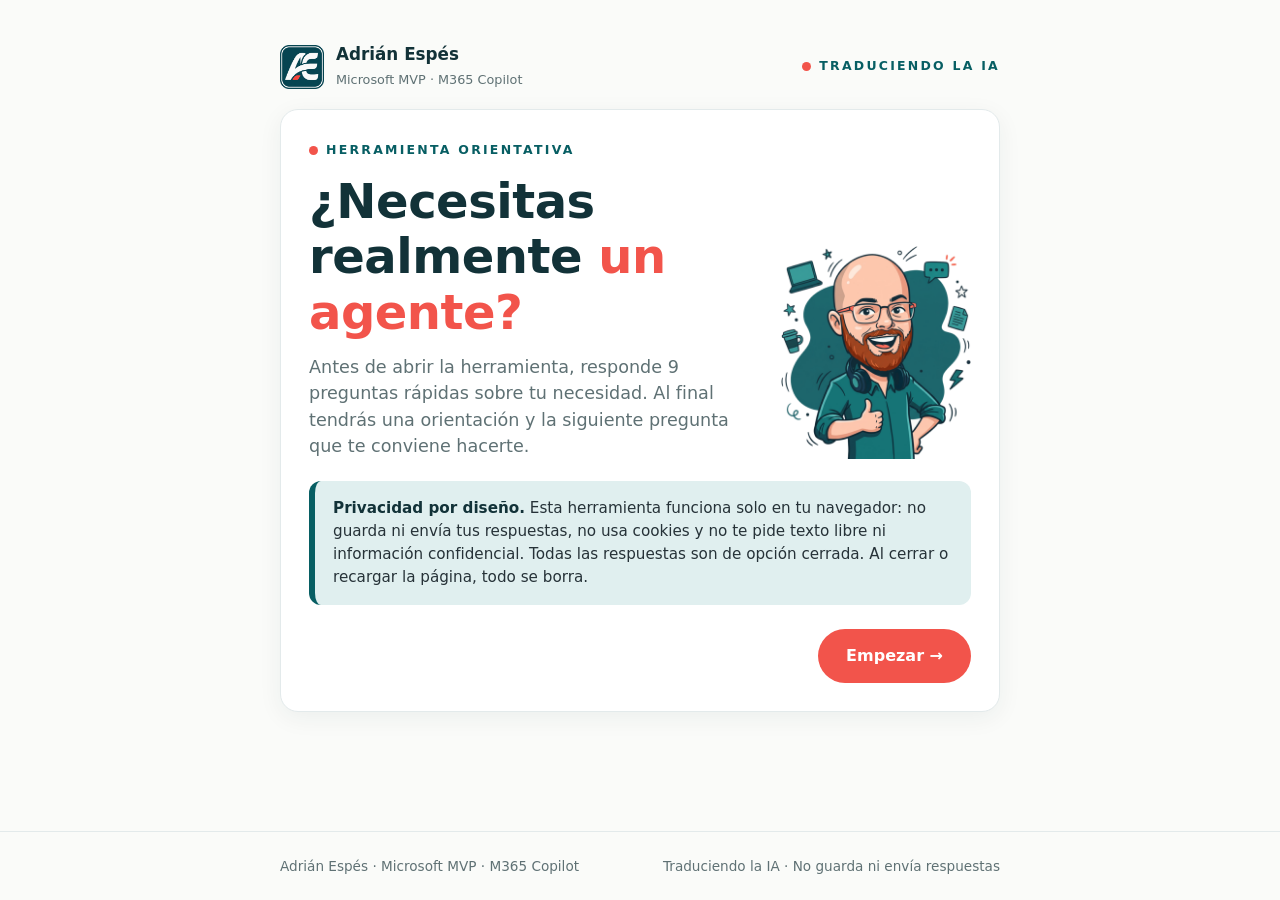
<file: recursos/evaluaciones/necesitas-un-agente/index.html>
<!DOCTYPE html>
<html lang="es">
<head>
<meta charset="utf-8">
<meta name="viewport" content="width=device-width, initial-scale=1">
<title>¿Necesitas realmente un agente? · Traduciendo la IA · Adrián Espés</title>
<meta name="description" content="Herramienta orientativa para reflexionar antes de crear un agente. No guarda ni envía respuestas.">
<style>
:root{
  --ae-primary:#075E63; --ae-accent:#F2544B; --ae-dark:#123238; --ae-text:#263238;
  --ae-muted:#5F7174; --ae-border:#E3EAEB; --ae-bg:#FAFBF9; --ae-card:#FFFFFF;
  --ae-soft:#E0EFEF; --ae-accent-soft:#FFF1EF;
  --font-title:"Manrope","Segoe UI",system-ui,-apple-system,Arial,sans-serif;
  --font-body:"Inter","Segoe UI",system-ui,-apple-system,Arial,sans-serif;
}
*{box-sizing:border-box;margin:0;padding:0}
html,body{background:var(--ae-bg);color:var(--ae-text);font-family:var(--font-body);line-height:1.5}
body{min-height:100vh;display:flex;flex-direction:column}
a{color:var(--ae-primary)}
.wrap{width:100%;max-width:760px;margin:0 auto;padding:24px 20px}
header.top{display:flex;align-items:center;justify-content:space-between;gap:12px;padding:18px 0}
.brand{display:flex;align-items:center;gap:12px;text-decoration:none;color:var(--ae-dark)}
.brand img{width:44px;height:44px}
.brand b{font-family:var(--font-title);font-size:1.05rem;display:block}
.brand span{font-size:.8rem;color:var(--ae-muted)}
.kick{font-size:.78rem;letter-spacing:.18em;text-transform:uppercase;font-weight:700;color:var(--ae-primary);display:inline-flex;align-items:center;gap:8px}
.kick::before{content:"";width:9px;height:9px;border-radius:50%;background:var(--ae-accent)}
h1,h2,h3{font-family:var(--font-title);color:var(--ae-dark);line-height:1.15;letter-spacing:-.01em}
h1{font-size:clamp(2rem,6vw,3rem);margin:12px 0 14px}
h2{font-size:clamp(1.4rem,4.5vw,1.9rem);margin-bottom:8px}
.co{color:var(--ae-accent)} .pe{color:var(--ae-primary)}
.lead{font-size:1.1rem;color:var(--ae-muted);max-width:56ch}
.card{background:var(--ae-card);border:1px solid var(--ae-border);border-radius:18px;padding:28px;box-shadow:0 6px 24px rgba(18,50,56,.06)}
.hero{display:grid;grid-template-columns:1fr auto;gap:20px;align-items:end}
.hero img{width:190px;height:auto}
.privacy{margin-top:22px;background:var(--ae-soft);border-left:6px solid var(--ae-primary);border-radius:12px;padding:16px 18px;font-size:.95rem}
.privacy b{color:var(--ae-dark)}
.btn{font:inherit;font-weight:700;border:2px solid transparent;border-radius:999px;padding:13px 26px;cursor:pointer;font-size:1rem;transition:transform .12s ease,background .12s ease}
.btn:focus-visible,.opt:focus-visible{outline:3px solid var(--ae-accent);outline-offset:3px}
.btn-primary{background:var(--ae-accent);color:#fff}
.btn-primary:hover{transform:translateY(-1px)}
.btn-primary:disabled{background:#C9D5D6;color:#fff;cursor:not-allowed;transform:none}
.btn-ghost{background:transparent;color:var(--ae-primary);border-color:var(--ae-border)}
.btn-ghost:hover{border-color:var(--ae-primary)}
.actions{display:flex;flex-wrap:wrap;gap:12px;margin-top:24px;justify-content:space-between}
.progress{display:flex;align-items:center;gap:12px;margin-bottom:18px}
.bar{flex:1;height:8px;background:var(--ae-border);border-radius:99px;overflow:hidden}
.bar i{display:block;height:100%;background:var(--ae-accent);border-radius:99px;transition:width .25s ease}
.count{font-size:.85rem;color:var(--ae-muted);font-weight:700;white-space:nowrap}
.help{color:var(--ae-muted);margin-bottom:18px}
fieldset{border:0}
legend{width:100%}
.opts{display:grid;gap:10px}
.opt{display:flex;align-items:center;gap:14px;border:2px solid var(--ae-border);border-radius:14px;padding:14px 16px;cursor:pointer;background:#fff;transition:border-color .12s ease,background .12s ease}
.opt:hover{border-color:var(--ae-primary)}
.opt input{width:20px;height:20px;accent-color:var(--ae-primary);flex:none}
.opt:has(input:checked){border-color:var(--ae-primary);background:var(--ae-soft)}
.opt:has(input:focus-visible){outline:3px solid var(--ae-accent);outline-offset:2px}
.res-head{border-left:8px solid var(--ae-accent);padding-left:16px;margin:10px 0 20px}
.res-tag{display:inline-block;font-size:.75rem;letter-spacing:.15em;text-transform:uppercase;font-weight:800;background:var(--ae-accent-soft);color:#B3261E;border:1px solid var(--ae-accent);border-radius:8px;padding:4px 10px;margin-bottom:10px}
.block{margin-top:18px;padding:18px 20px;border-radius:14px;background:var(--ae-bg);border:1px solid var(--ae-border)}
.block h3{font-size:1.05rem;margin-bottom:8px}
.block ul{padding-left:20px}
.block li{margin:4px 0}
.warn{background:var(--ae-accent-soft);border-color:var(--ae-accent)}
.close{margin-top:22px;background:var(--ae-dark);color:#fff;border-radius:16px;padding:22px}
.close p{font-family:var(--font-title);font-weight:800;font-size:1.25rem;line-height:1.3}
.close p span{color:var(--ae-accent)}
.disclaimer{font-size:.85rem;color:var(--ae-muted);margin-top:16px}
footer{margin-top:auto;border-top:1px solid var(--ae-border)}
footer .wrap{display:flex;flex-wrap:wrap;gap:8px 18px;align-items:center;justify-content:space-between;font-size:.85rem;color:var(--ae-muted)}
[hidden]{display:none!important}
@media (max-width:560px){
  header.top .kick{display:none}
  .hero{grid-template-columns:1fr}
  .hero img{width:150px;justify-self:center}
  .card{padding:20px}
  .actions .btn{flex:1}
}
@media (prefers-reduced-motion:reduce){*{transition:none!important}}
</style>
</head>
<body>
<div class="wrap">
  <header class="top">
    <a class="brand" href="https://adrianespes.com" aria-label="Adrián Espés">
      <img src="[data-uri]" alt="Isotipo AE">
      <div><b>Adrián Espés</b><span>Microsoft MVP · M365 Copilot</span></div>
    </a>
    <span class="kick">Traduciendo la IA</span>
  </header>

  <main id="app">
    <!-- INTRO -->
    <section id="intro" class="card" aria-labelledby="t-intro">
      <div class="hero">
        <div>
          <span class="kick">Herramienta orientativa</span>
          <h1 id="t-intro">¿Necesitas realmente <span class="co">un agente?</span></h1>
          <p class="lead">Antes de abrir la herramienta, responde 9 preguntas rápidas sobre tu necesidad. Al final tendrás una orientación y la siguiente pregunta que te conviene hacerte.</p>
        </div>
        <img src="[data-uri]" alt="Caricatura de Adrián Espés">
      </div>
      <div class="privacy" role="note">
        <b>Privacidad por diseño.</b> Esta herramienta funciona solo en tu navegador: no guarda ni envía tus respuestas, no usa cookies y no te pide texto libre ni información confidencial. Todas las respuestas son de opción cerrada. Al cerrar o recargar la página, todo se borra.
      </div>
      <div class="actions"><span></span><button type="button" class="btn btn-primary" id="start">Empezar →</button></div>
    </section>

    <!-- QUIZ -->
    <section id="quiz" class="card" hidden aria-live="polite">
      <div class="progress">
        <div class="bar" role="progressbar" aria-label="Progreso" aria-valuemin="1" aria-valuemax="9" aria-valuenow="1"><i id="barfill" style="width:11%"></i></div>
        <span class="count" id="count">1 / 9</span>
      </div>
      <form id="qform" novalidate>
        <fieldset>
          <legend><h2 id="qtitle"></h2></legend>
          <p class="help" id="qhelp"></p>
          <div class="opts" id="qopts"></div>
        </fieldset>
        <div class="actions">
          <button type="button" class="btn btn-ghost" id="back">← Anterior</button>
          <button type="submit" class="btn btn-primary" id="next" disabled>Siguiente →</button>
        </div>
      </form>
    </section>

    <!-- RESULT -->
    <section id="result" class="card" hidden aria-live="polite" tabindex="-1">
      <span class="kick">Tu orientación</span>
      <div class="res-head">
        <span class="res-tag" id="rtag"></span>
        <h2 id="rtitle"></h2>
        <p class="lead" id="rtext"></p>
      </div>
      <div class="block">
        <h3>¿Por qué esta orientación?</h3>
        <ul id="rwhy"></ul>
      </div>
      <div class="block warn" id="rgov" hidden>
        <h3>Antes de seguir: datos, permisos y gobierno</h3>
        <ul id="rgovlist"></ul>
      </div>
      <div class="block">
        <h3>La siguiente pregunta que conviene hacerte</h3>
        <p id="rnext"></p>
      </div>
      <div class="close">
        <p>Primero la <span>necesidad</span>. Después el agente. Y solo entonces, la herramienta.</p>
      </div>
      <p class="disclaimer">Es una orientación para ayudarte a pensar, no una recomendación definitiva. Tus respuestas no se han guardado ni enviado a ningún sitio.</p>
      <div class="actions">
        <button type="button" class="btn btn-ghost" id="review">← Revisar respuestas</button>
        <button type="button" class="btn btn-primary" id="restart">Empezar de nuevo</button>
      </div>
    </section>
  </main>
</div>

<footer>
  <div class="wrap">
    <span>Adrián Espés · Microsoft MVP · M365 Copilot</span>
    <span>Traduciendo la IA · No guarda ni envía respuestas</span>
  </div>
</footer>

<script>
(function(){
  "use strict";
  var Q = [
    {id:"tarea", t:"¿Qué tarea quieres mejorar?", h:"Elige la que más se parezca. No hace falta detallarla.",
     o:[["buscar","Buscar o consultar información"],["faq","Responder preguntas que se repiten"],["resumir","Resumir o analizar contenido"],["guiar","Guiar a alguien en un proceso"],["acciones","Ejecutar acciones en otros sistemas"],["nose","Todavía no lo tengo claro"]]},
    {id:"quien", t:"¿Quién realiza actualmente esa tarea?", h:"Pensando en quién la hace hoy, sin agente.",
     o:[["yo","Yo"],["equipo","Mi equipo"],["muchos","Otras áreas o muchas personas"],["nose","No lo sé"]]},
    {id:"frecuencia", t:"¿Con qué frecuencia se repite?", h:"",
     o:[["diaria","Varias veces al día"],["semanal","Varias veces por semana"],["ocasional","De forma ocasional"],["nose","No lo sé"]]},
    {id:"info", t:"¿Necesita consultar información concreta?", h:"Por ejemplo, documentos, procedimientos o datos de tu organización.",
     o:[["si","Sí"],["no","No"],["nose","No lo sé"]]},
    {id:"cambia", t:"¿Esa información cambia con frecuencia?", h:"",
     o:[["si","Sí"],["no","No"],["nose","No lo sé"]]},
    {id:"conversa", t:"¿Necesita mantener una conversación con el usuario?", h:"Preguntar, aclarar o acompañar en varios pasos.",
     o:[["si","Sí"],["no","No"],["nose","No lo sé"]]},
    {id:"accion", t:"¿Debe ejecutar acciones en otros sistemas?", h:"Por ejemplo, crear, actualizar o enviar algo.",
     o:[["si","Sí"],["no","No"],["nose","No lo sé"]]},
    {id:"resultado", t:"¿Qué resultado esperas obtener?", h:"",
     o:[["tiempo","Ahorrar tiempo"],["consistencia","Respuestas más consistentes"],["errores","Cometer menos errores"],["acceso","Que más personas accedan a la información"],["nose","No lo sé"]]},
    {id:"medir", t:"¿Cómo medirías su utilidad?", h:"",
     o:[["tiempo","Tiempo dedicado a la tarea"],["resueltas","Consultas o tareas resueltas"],["calidad","Calidad o número de errores"],["satisfaccion","Satisfacción de quien lo usa"],["nose","No lo sé"]]}
  ];

  var R = {
    indef:{tag:"Necesidad sin definir", title:"La necesidad todavía no está suficientemente definida",
      text:"Aún no es el momento de configurar nada. Primero conviene concretar qué quieres resolver y cómo sabrás si ha funcionado.",
      next:"Si tuvieras que explicar en una sola frase el problema y cómo sabrías que está resuelto, ¿qué dirías?"},
    proceso:{tag:"Quizá no necesitas un agente", title:"Quizá basta con mejorar el proceso o usar una plantilla",
      text:"Tus respuestas no apuntan a consultar información, conversar ni ejecutar acciones. Puede que la mejora esté en el propio proceso.",
      next:"¿Qué pasos de la tarea podrías simplificar, ordenar o documentar antes de pensar en automatizarla?"},
    prompt:{tag:"Quizá no necesitas un agente", title:"Puede que un buen prompt reutilizable sea suficiente",
      text:"Necesitas conversar, pero no consultar fuentes concretas ni ejecutar acciones. Un prompt bien diseñado y reutilizable puede cubrirlo.",
      next:"¿Qué instrucciones, formato y contexto repetirías cada vez? Escríbelos y prueba si con eso es suficiente."},
    conocimiento:{tag:"Apunta a un agente", title:"La necesidad apunta a un agente centrado en conocimiento",
      text:"La tarea depende de consultar información concreta. El valor estará en las fuentes y en cómo se responden las preguntas.",
      next:"¿Qué fuentes necesita exactamente, quién las mantiene y quién debería poder consultarlas?"},
    acciones:{tag:"Apunta a un agente", title:"La necesidad apunta a un agente con acciones o integraciones",
      text:"La tarea implica actuar en otros sistemas, no solo responder. Es el escenario que más diseño y control necesita.",
      next:"¿Qué acciones concretas debería ejecutar, en qué sistemas y quién debería poder validarlas?"}
  };

  var root = document.getElementById("app");
  var $ = function(id){ return document.getElementById(id); };
  var answers = {};
  var idx = 0;

  function label(qid, val){
    var q = Q.filter(function(x){return x.id===qid;})[0];
    var o = q.o.filter(function(x){return x[0]===val;})[0];
    return o ? o[1] : "";
  }

  function show(sec){
    ["intro","quiz","result"].forEach(function(s){ $(s).hidden = (s!==sec); });
  }

  function render(){
    var q = Q[idx];
    $("qtitle").textContent = q.t;
    $("qhelp").textContent = q.h;
    $("qhelp").hidden = !q.h;
    var box = $("qopts"); box.innerHTML = "";
    q.o.forEach(function(o, i){
      var l = document.createElement("label"); l.className = "opt";
      var inp = document.createElement("input");
      inp.type = "radio"; inp.name = q.id; inp.value = o[0];
      if (answers[q.id] === o[0]) inp.checked = true;
      inp.addEventListener("change", function(){ answers[q.id] = inp.value; $("next").disabled = false; });
      var s = document.createElement("span"); s.textContent = o[1];
      l.appendChild(inp); l.appendChild(s); box.appendChild(l);
    });
    $("next").disabled = !answers[q.id];
    $("next").textContent = idx === Q.length-1 ? "Ver orientación →" : "Siguiente →";
    $("back").style.visibility = "visible";
    var pct = Math.round(((idx+1)/Q.length)*100);
    $("barfill").style.width = pct + "%";
    root.querySelector(".bar").setAttribute("aria-valuenow", String(idx+1));
    $("count").textContent = (idx+1) + " / " + Q.length;
    var first = box.querySelector("input:checked") || box.querySelector("input");
    if (first) first.focus({preventScroll:true});
  }

  function evaluate(){
    var a = answers, why = [], gov = [], key;
    var undefinedNeed = a.tarea==="nose" || a.resultado==="nose" || a.medir==="nose";
    if (undefinedNeed){
      key = "indef";
      if (a.tarea==="nose") why.push("Todavía no tienes clara la tarea que quieres mejorar.");
      if (a.resultado==="nose") why.push("No sabes aún qué resultado esperas obtener.");
      if (a.medir==="nose") why.push("No sabes aún cómo medirías si es útil.");
    } else if (a.accion==="si" || a.tarea==="acciones"){
      key = "acciones";
      why.push("Has indicado que debe ejecutar acciones en otros sistemas.");
      if (a.info==="si") why.push("Además necesita consultar información concreta.");
    } else if (a.info==="si"){
      key = "conocimiento";
      why.push("Necesita consultar información concreta.");
      if (a.conversa==="si") why.push("Y mantener una conversación con quien lo usa.");
    } else if (a.conversa==="si"){
      key = "prompt";
      why.push("Necesita conversar, pero no consultar fuentes concretas.");
      why.push("No necesita ejecutar acciones en otros sistemas.");
    } else {
      key = "proceso";
      why.push("No necesita consultar información concreta, conversar ni ejecutar acciones.");
    }
    if (!undefinedNeed){
      why.push("Tarea: " + label("tarea", a.tarea).toLowerCase() + ". Frecuencia: " + label("frecuencia", a.frecuencia).toLowerCase() + ".");
      why.push("Resultado esperado: " + label("resultado", a.resultado).toLowerCase() + ". Lo medirías por: " + label("medir", a.medir).toLowerCase() + ".");
    }
    var unsure = ["info","conversa","accion"].filter(function(k){ return a[k]==="nose"; });
    if (unsure.length) why.push("Hay " + unsure.length + (unsure.length===1?" respuesta":" respuestas") + " con «No lo sé» sobre lo que debe hacer: conviene aclararlo antes de decidir.");

    if (a.cambia==="si") gov.push("La información cambia con frecuencia: ¿quién la mantiene actualizada y cómo?");
    if (a.accion==="si" || a.tarea==="acciones") gov.push("Ejecutar acciones en otros sistemas exige definir permisos, validaciones y quién supervisa.");
    if (a.quien==="muchos") gov.push("Si lo van a usar otras áreas o muchas personas, revisa quién puede acceder a qué información.");

    return {key:key, why:why, gov:gov};
  }

  function showResult(){
    var r = evaluate(), d = R[r.key];
    $("rtag").textContent = d.tag;
    $("rtitle").textContent = d.title;
    $("rtext").textContent = d.text;
    $("rnext").textContent = d.next;
    var ul = $("rwhy"); ul.innerHTML = "";
    r.why.forEach(function(w){ var li=document.createElement("li"); li.textContent=w; ul.appendChild(li); });
    var gl = $("rgovlist"); gl.innerHTML = "";
    r.gov.forEach(function(w){ var li=document.createElement("li"); li.textContent=w; gl.appendChild(li); });
    $("rgov").hidden = r.gov.length === 0;
    show("result");
    $("result").focus({preventScroll:false});
  }

  $("start").addEventListener("click", function(){ idx = 0; show("quiz"); render(); });
  $("qform").addEventListener("submit", function(e){
    e.preventDefault();
    if (!answers[Q[idx].id]) return;
    if (idx < Q.length-1){ idx++; render(); } else { showResult(); }
  });
  $("back").addEventListener("click", function(){
    if (idx > 0){ idx--; render(); } else { show("intro"); $("start").focus(); }
  });
  $("review").addEventListener("click", function(){ idx = Q.length-1; show("quiz"); render(); });
  $("restart").addEventListener("click", function(){ answers = {}; idx = 0; show("intro"); $("start").focus(); });
})();
</script>
</body>
</html>
</file>
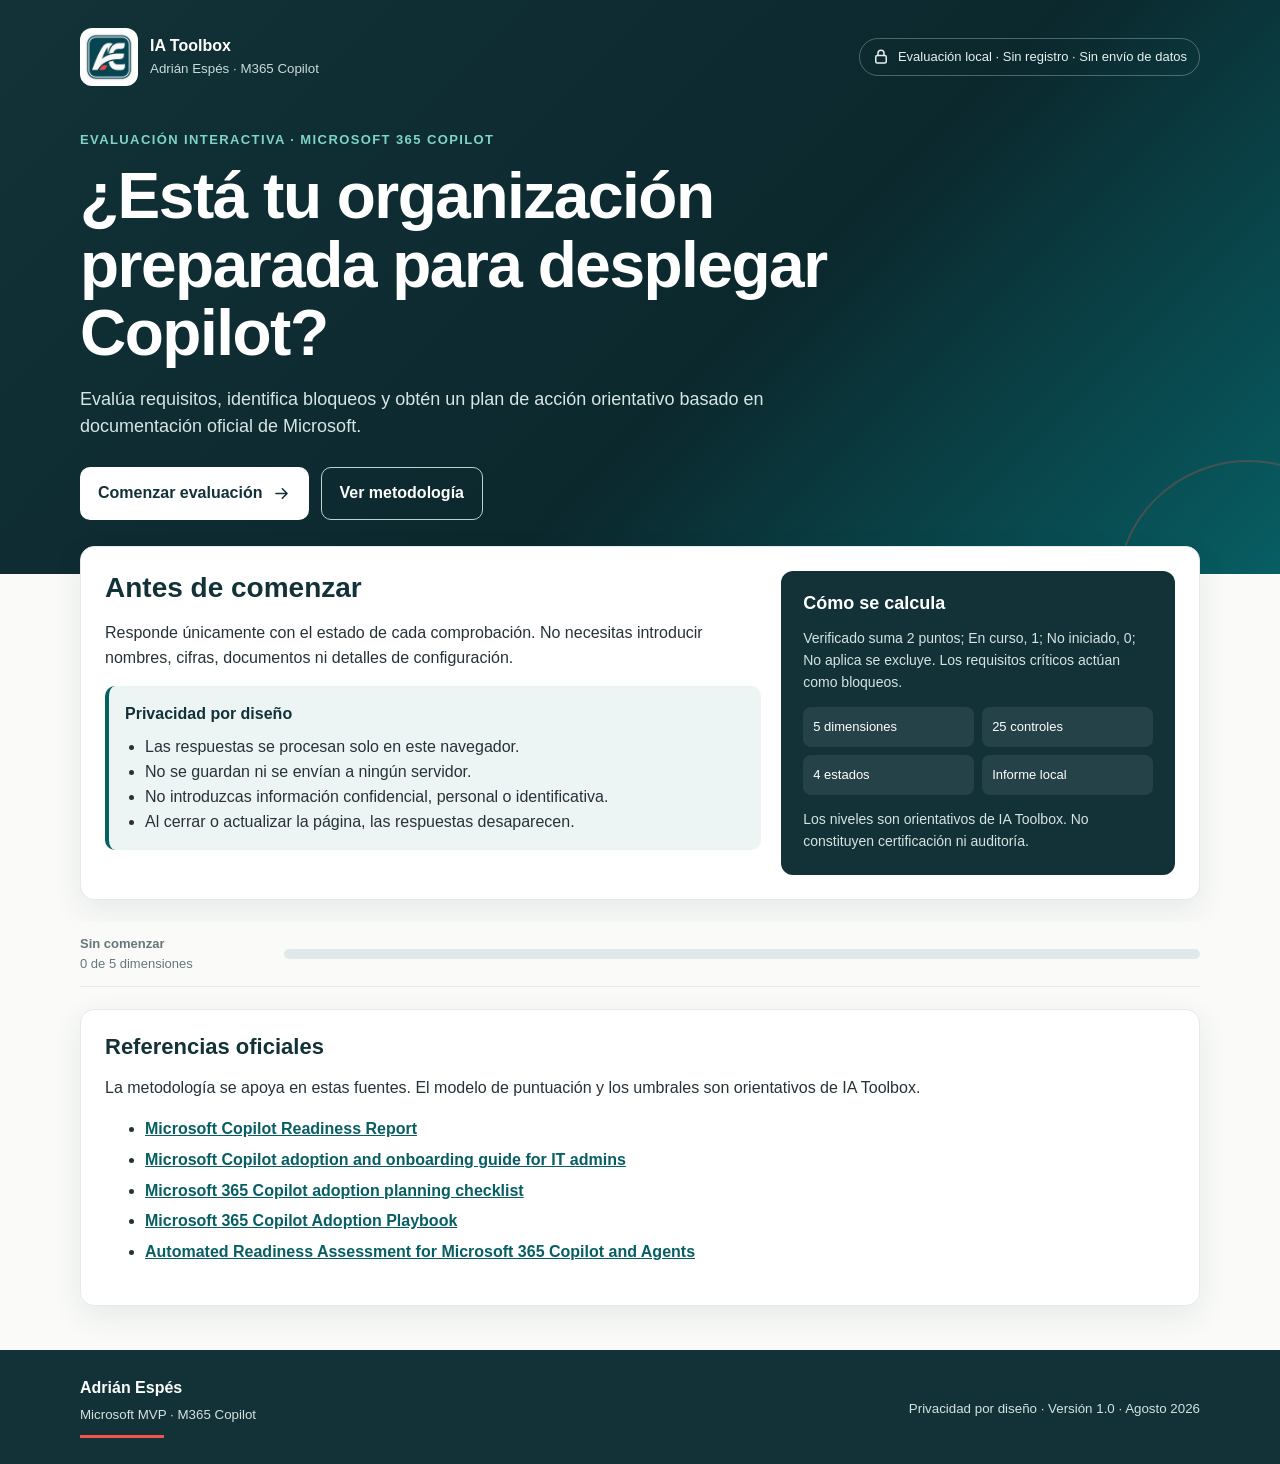
<file: recursos/evaluaciones/preparacion-m365-copilot/index.html>
<!DOCTYPE html>
<html lang="es">
<head>
<meta charset="utf-8">
<meta name="viewport" content="width=device-width, initial-scale=1">
<meta name="description" content="Evaluación orientativa de preparación para Microsoft 365 Copilot basada en fuentes oficiales de Microsoft.">
<title>Evaluación de preparación para Microsoft 365 Copilot · IA Toolbox</title>
<style>
:root{--primary:#075E63;--primary2:#0A747A;--accent:#F2544B;--dark:#123238;--text:#263238;--muted:#66777A;--line:#E3EAEB;--bg:#FAFBF9;--surface:#fff;--soft:#EDF5F4;--warning:#9A5B00;--danger:#B8322E;--success:#176B4D;--radius:14px;--shadow:0 10px 30px rgba(18,50,56,.09);--title:Manrope,Arial,sans-serif;--body:Inter,Arial,sans-serif}
*{box-sizing:border-box}
html{scroll-behavior:smooth}
body{margin:0;background:var(--bg);color:var(--text);font-family:var(--body);line-height:1.55}
button,input{font:inherit}
button{cursor:pointer}
a{color:var(--primary)}
.skip{position:absolute;left:-9999px;top:8px;background:#fff;padding:10px 14px;z-index:99}.skip:focus{left:8px}
.header{background:linear-gradient(135deg,var(--dark),#0B282D 58%,var(--primary));color:#fff;padding:28px 20px 54px;position:relative;overflow:hidden}
.header:after{content:"";position:absolute;width:260px;height:260px;border:2px solid rgba(242,84,75,.25);border-radius:50%;right:-100px;bottom:-150px}
.wrap{width:min(1120px,calc(100% - 32px));margin:auto}
.topbar{display:flex;justify-content:space-between;align-items:center;gap:16px}
.brand{display:flex;align-items:center;gap:12px}
.brand img{width:58px;height:58px;object-fit:contain;background:#fff;border-radius:12px;padding:5px}
.brand strong{font-family:var(--title);font-size:16px}.brand small{display:block;color:#C9DADB}
.privacy-chip{display:flex;align-items:center;gap:8px;border:1px solid rgba(255,255,255,.28);border-radius:999px;padding:8px 12px;font-size:13px;color:#E7F0F0}.privacy-chip svg{width:18px}
.hero{max-width:850px;padding-top:44px;position:relative;z-index:1}
.eyebrow{font-family:var(--title);font-weight:800;letter-spacing:1.4px;text-transform:uppercase;color:#7FD4C9;font-size:13px}
h1{font:800 clamp(34px,6vw,64px)/1.07 var(--title);letter-spacing:-1.5px;margin:12px 0 18px}
.hero p{font-size:18px;color:#D8E5E5;max-width:760px;margin:0}
.hero-actions{display:flex;gap:12px;flex-wrap:wrap;margin-top:26px}
.btn{border:0;border-radius:10px;padding:13px 18px;font-weight:800;display:inline-flex;align-items:center;justify-content:center;gap:9px;text-decoration:none;min-height:48px}
.btn svg{width:19px;height:19px}.btn-primary{background:var(--primary);color:#fff}.header .btn-primary{background:#fff;color:var(--dark)}.btn-outline{background:transparent;border:1px solid #BFD0D1;color:#fff}.btn-coral{background:var(--primary);color:#fff}
.main{margin-top:-28px;position:relative;z-index:2;padding-bottom:44px}
.card{background:var(--surface);border:1px solid var(--line);border-radius:var(--radius);box-shadow:var(--shadow)}
.intro{display:grid;grid-template-columns:1.25fr .75fr;gap:20px;padding:24px}
.intro h2,.screen h2,.result h2{font:800 28px/1.2 var(--title);color:var(--dark);margin:0 0 10px}
.notice{background:var(--soft);border-left:4px solid var(--primary);border-radius:10px;padding:16px;margin-top:16px}
.notice strong{color:var(--dark)}
.notice ul{margin:8px 0 0;padding-left:20px}
.method{background:var(--dark);color:#fff;border-radius:12px;padding:22px}
.method h3{font:800 18px var(--title);margin:0 0 12px}.method p{color:#D6E3E3;font-size:14px}
.method-grid{display:grid;grid-template-columns:1fr 1fr;gap:8px;margin-top:14px}.method-grid span{background:rgba(255,255,255,.08);padding:10px;border-radius:8px;font-size:13px}
.app{margin-top:22px}
.progress-shell{position:sticky;top:0;z-index:20;background:rgba(250,251,249,.96);backdrop-filter:blur(10px);border-bottom:1px solid var(--line);padding:12px 0}
.progress-row{display:flex;align-items:center;gap:14px}.progress-meta{min-width:190px;font-size:13px;color:var(--muted)}
.progress{height:10px;background:#DFE9E9;border-radius:999px;overflow:hidden;flex:1}.progress>span{display:block;height:100%;width:0;background:linear-gradient(90deg,var(--primary),#35A69D);transition:width .25s ease}
.screen{display:none;padding:28px;margin-top:20px}.screen.active{display:block}
.section-head{display:flex;justify-content:space-between;gap:18px;align-items:flex-start;margin-bottom:24px}.section-index{font:800 14px var(--title);color:var(--accent);text-transform:uppercase;letter-spacing:1px}
.question{padding:20px 0;border-top:1px solid var(--line)}.question:first-of-type{border-top:0}.question-title{font-weight:700;color:var(--dark);margin-bottom:12px;display:flex;gap:10px}.critical{font-size:11px;text-transform:uppercase;color:var(--danger);border:1px solid #EDC4C0;background:#FFF4F3;border-radius:999px;padding:3px 7px;white-space:nowrap;height:max-content}
.options{display:grid;grid-template-columns:repeat(4,1fr);gap:8px}
.option{position:relative}.option input{position:absolute;opacity:0}.option label{display:block;border:1px solid var(--line);border-radius:9px;padding:11px 9px;text-align:center;font-size:13px;font-weight:700;background:#fff;min-height:45px}.option input:focus-visible+label{outline:3px solid rgba(7,94,99,.25);outline-offset:2px}.option input:checked+label{border-color:var(--primary);background:var(--soft);color:var(--primary)}.option[data-value="no"] input:checked+label{border-color:var(--danger);background:#FFF1F0;color:var(--danger)}.option[data-value="progress"] input:checked+label{border-color:#B56A00;background:#FFF7E8;color:#8B5605}
.nav{display:flex;justify-content:space-between;gap:10px;margin-top:24px;padding-top:20px;border-top:1px solid var(--line)}.nav .btn-outline{border-color:var(--primary);color:var(--primary)}
.error{color:var(--danger);font-weight:700;font-size:13px;margin-top:14px;display:none}
.result{display:none;padding:28px;margin-top:20px}.result.active{display:block}
.result-hero{display:grid;grid-template-columns:220px 1fr;gap:28px;align-items:center}
.score-ring{width:190px;height:190px;border-radius:50%;display:grid;place-items:center;background:conic-gradient(var(--primary) 0%,var(--line) 0);position:relative;margin:auto}.score-ring:after{content:"";position:absolute;inset:17px;border-radius:50%;background:#fff}.score-inner{position:relative;z-index:1;text-align:center}.score-inner strong{display:block;font:800 44px var(--title);color:var(--dark)}.score-inner span{font-size:12px;color:var(--muted)}
.status{display:inline-block;font:800 13px var(--title);text-transform:uppercase;letter-spacing:.8px;border-radius:999px;padding:7px 11px;background:var(--soft);color:var(--primary);margin-bottom:12px}
.summary-grid{display:grid;grid-template-columns:repeat(3,1fr);gap:12px;margin-top:20px}.stat{border:1px solid var(--line);border-radius:10px;padding:14px}.stat strong{font:800 24px var(--title);display:block;color:var(--dark)}.stat span{font-size:12px;color:var(--muted)}
.dimensions{display:grid;gap:12px;margin-top:24px}.dim{display:grid;grid-template-columns:210px 1fr 52px;gap:12px;align-items:center}.dim-name{font-weight:700;font-size:14px}.bar{height:10px;background:var(--line);border-radius:999px;overflow:hidden}.bar span{display:block;height:100%;background:var(--primary);width:0}.dim-score{font-weight:800;text-align:right}
.result-columns{display:grid;grid-template-columns:1fr 1fr;gap:18px;margin-top:26px}.result-box{border:1px solid var(--line);border-radius:12px;padding:20px}.result-box h3{font:800 18px var(--title);margin:0 0 12px;color:var(--dark)}.result-box ol,.result-box ul{padding-left:20px;margin:0}.result-box li{margin:8px 0}.empty{color:var(--success);font-weight:700}
.disclaimer{margin-top:20px;border-left:4px solid var(--accent);background:#FFF6F4;padding:14px;border-radius:8px;font-size:13px}
.result-actions{display:flex;gap:10px;flex-wrap:wrap;margin-top:22px}.result-actions .btn-outline{border-color:var(--primary);color:var(--primary)}
.sources{margin-top:22px;padding:24px}.sources h2{font:800 22px var(--title);color:var(--dark);margin:0 0 12px}.sources li{margin:6px 0}.sources a{font-weight:700}
.footer{background:var(--dark);color:#D5E2E2;padding:26px 20px}.footer-row{display:flex;justify-content:space-between;gap:20px;align-items:center}.footer strong{color:#fff}.footer small{display:block;margin-top:4px}.footer-line{width:84px;height:3px;background:var(--accent);margin-top:10px}
.only-print{display:none}
@media(max-width:760px){.topbar,.footer-row{align-items:flex-start}.privacy-chip{display:none}.intro,.result-hero,.result-columns{grid-template-columns:1fr}.options{grid-template-columns:1fr 1fr}.summary-grid{grid-template-columns:1fr}.dim{grid-template-columns:1fr 44px}.dim .bar{grid-column:1/-1;order:3}.section-head{display:block}.progress-row{display:block}.progress-meta{margin-bottom:6px}h1{letter-spacing:-.7px}}
@media(prefers-reduced-motion:reduce){*{scroll-behavior:auto!important;transition:none!important}}
@media print{body{background:#fff}.header,.intro,.progress-shell,.screen,.sources,.footer,.result-actions{display:none!important}.main{margin:0}.result{display:block!important;box-shadow:none;border:0;padding:0}.only-print{display:block}.result-hero{grid-template-columns:160px 1fr}.score-ring{width:145px;height:145px}.result-columns{break-inside:avoid}a{text-decoration:none;color:inherit}}
</style>
</head>
<body>
<a class="skip" href="#assessment">Saltar a la evaluación</a>
<header class="header">
 <div class="wrap">
  <div class="topbar">
   <div class="brand"><img src="[data-uri]" alt="Logo AE"><div><strong>IA Toolbox</strong><small>Adrián Espés · M365 Copilot</small></div></div>
   <div class="privacy-chip"><svg aria-hidden="true" viewBox="0 0 24 24" fill="none" stroke="currentColor" stroke-width="2" stroke-linecap="round" stroke-linejoin="round"><rect x="5" y="10" width="14" height="10" rx="2"/><path d="M8 10V7a4 4 0 0 1 8 0v3"/></svg> Evaluación local · Sin registro · Sin envío de datos</div>
  </div>
  <div class="hero">
   <div class="eyebrow">Evaluación interactiva · Microsoft 365 Copilot</div>
   <h1>¿Está tu organización preparada para desplegar Copilot?</h1>
   <p>Evalúa requisitos, identifica bloqueos y obtén un plan de acción orientativo basado en documentación oficial de Microsoft.</p>
   <div class="hero-actions"><button class="btn btn-primary" id="startBtn">Comenzar evaluación <svg aria-hidden="true" viewBox="0 0 24 24" fill="none" stroke="currentColor" stroke-width="2" stroke-linecap="round" stroke-linejoin="round"><path d="M5 12h14M13 6l6 6-6 6"/></svg></button><a class="btn btn-outline" href="#method">Ver metodología</a></div>
  </div>
 </div>
</header>
<main class="main" id="assessment">
 <div class="wrap">
  <section class="card intro" id="method">
   <div>
    <h2>Antes de comenzar</h2>
    <p>Responde únicamente con el estado de cada comprobación. No necesitas introducir nombres, cifras, documentos ni detalles de configuración.</p>
    <div class="notice"><strong>Privacidad por diseño</strong><ul><li>Las respuestas se procesan solo en este navegador.</li><li>No se guardan ni se envían a ningún servidor.</li><li>No introduzcas información confidencial, personal o identificativa.</li><li>Al cerrar o actualizar la página, las respuestas desaparecen.</li></ul></div>
   </div>
   <aside class="method">
    <h3>Cómo se calcula</h3>
    <p>Verificado suma 2 puntos; En curso, 1; No iniciado, 0; No aplica se excluye. Los requisitos críticos actúan como bloqueos.</p>
    <div class="method-grid"><span>5 dimensiones</span><span>25 controles</span><span>4 estados</span><span>Informe local</span></div>
    <p style="margin-bottom:0">Los niveles son orientativos de IA Toolbox. No constituyen certificación ni auditoría.</p>
   </aside>
  </section>
  <div class="app">
   <div class="progress-shell" aria-live="polite"><div class="wrap progress-row" style="width:100%"><div class="progress-meta"><strong id="progressText">Sin comenzar</strong><br><span id="progressSub">0 de 5 dimensiones</span></div><div class="progress" aria-label="Progreso"><span id="progressBar"></span></div></div></div>
   <div id="screens"></div>
   <section class="card result" id="result" aria-labelledby="resultTitle">
    <div class="only-print"><strong>IA Toolbox · Evaluación de preparación para Microsoft 365 Copilot</strong><hr></div>
    <div class="result-hero">
     <div class="score-ring" id="scoreRing"><div class="score-inner"><strong id="scoreValue">0%</strong><span>Puntuación orientativa</span></div></div>
     <div><span class="status" id="statusLabel">Resultado</span><h2 id="resultTitle">Resultado de la evaluación</h2><p id="decision"></p><div class="summary-grid"><div class="stat"><strong id="blockerCount">0</strong><span>Bloqueos críticos</span></div><div class="stat"><strong id="pendingCount">0</strong><span>Controles pendientes</span></div><div class="stat"><strong id="verifiedCount">0</strong><span>Controles verificados</span></div></div></div>
    </div>
    <div class="dimensions" id="dimensions"></div>
    <div class="result-columns"><div class="result-box"><h3>Bloqueos detectados</h3><ul id="blockers"></ul></div><div class="result-box"><h3>Prioridades recomendadas</h3><ol id="actions"></ol></div></div>
    <div class="result-box" id="agentResultBox" style="margin-top:18px;display:none"><h3>Preparación para agentes</h3><p id="agentSummary"></p></div>
    <div class="disclaimer"><strong>Resultado orientativo.</strong> No constituye certificación de Microsoft, auditoría técnica, evaluación de cumplimiento ni validación automática del tenant. Complementa la revisión con las herramientas oficiales enlazadas más abajo.</div>
    <div class="result-actions"><button class="btn btn-coral" id="printBtn"><svg aria-hidden="true" viewBox="0 0 24 24" fill="none" stroke="currentColor" stroke-width="2" stroke-linecap="round" stroke-linejoin="round"><path d="M12 3v12M7 10l5 5 5-5"/><path d="M5 21h14"/></svg> Guardar informe en PDF</button><button class="btn btn-outline" id="restartBtn"><svg aria-hidden="true" viewBox="0 0 24 24" fill="none" stroke="currentColor" stroke-width="2" stroke-linecap="round" stroke-linejoin="round"><path d="M3 12a9 9 0 1 0 3-6.7L3 8"/><path d="M3 3v5h5"/></svg> Reiniciar evaluación</button></div>
   </section>
  </div>
  <section class="card sources"><h2>Referencias oficiales</h2><p>La metodología se apoya en estas fuentes. El modelo de puntuación y los umbrales son orientativos de IA Toolbox.</p><ul>
   <li><a href="https://learn.microsoft.com/en-us/microsoft-365/admin/activity-reports/microsoft-365-copilot-readiness?view=o365-worldwide" target="_blank" rel="noopener noreferrer">Microsoft Copilot Readiness Report</a></li>
   <li><a href="https://learn.microsoft.com/en-us/microsoft-365/copilot/microsoft-365-copilot-enablement-resources" target="_blank" rel="noopener noreferrer">Microsoft Copilot adoption and onboarding guide for IT admins</a></li>
   <li><a href="https://adoption.microsoft.com/en-us/copilot/essential-guide/plan/" target="_blank" rel="noopener noreferrer">Microsoft 365 Copilot adoption planning checklist</a></li>
   <li><a href="https://www.microsoft.com/en-us/microsoft-365-copilot/copilot-adoption-guide" target="_blank" rel="noopener noreferrer">Microsoft 365 Copilot Adoption Playbook</a></li>
   <li><a href="https://github.com/microsoft/m365-copilot-automated-readiness-assessment" target="_blank" rel="noopener noreferrer">Automated Readiness Assessment for Microsoft 365 Copilot and Agents</a></li>
  </ul></section>
 </div>
</main>
<footer class="footer"><div class="wrap footer-row"><div><strong>Adrián Espés</strong><small>Microsoft MVP · M365 Copilot</small><div class="footer-line"></div></div><small>Privacidad por diseño · Versión 1.0 · Agosto 2026</small></div></footer>
<script>
const sections=[{"id": "strategy", "title": "Estrategia y liderazgo", "short": "Estrategia", "description": "Objetivos, patrocinio y modelo de decisión.", "questions": [{"id": "s1", "text": "Existe un objetivo de negocio claro para desplegar Microsoft 365 Copilot.", "priority": "high", "action": "Definir el problema de negocio, la audiencia y el resultado esperado del despliegue."}, {"id": "s2", "text": "Se ha identificado un patrocinador ejecutivo para la transformación con IA.", "priority": "high", "action": "Nombrar un patrocinador ejecutivo que explique el propósito y elimine bloqueos."}, {"id": "s3", "text": "Existe un equipo de trabajo con representación de negocio, IT, adopción y riesgo.", "priority": "medium", "action": "Crear un equipo multidisciplinar con responsabilidades y cadencia de seguimiento."}, {"id": "s4", "text": "Se han definido los equipos o procesos prioritarios para el piloto.", "priority": "medium", "action": "Acotar el piloto a equipos completos o procesos comunes con capacidad de aprendizaje compartido."}, {"id": "s5", "text": "Se han definido medidas de éxito y criterios para ampliar el despliegue.", "priority": "high", "action": "Acordar métricas de uso, satisfacción, resultado y criterios de ampliación antes del piloto."}]}, {"id": "technical", "title": "Preparación técnica", "short": "Técnica", "description": "Licencias, identidad, aplicaciones y conectividad.", "questions": [{"id": "t1", "text": "La organización dispone de una suscripción base compatible con Microsoft 365 Copilot.", "priority": "blocker", "action": "Confirmar en la documentación oficial que la suscripción base es elegible para Microsoft 365 Copilot."}, {"id": "t2", "text": "Las personas incluidas en el despliegue utilizan identidades de Microsoft Entra ID.", "priority": "blocker", "action": "Verificar que todas las personas del alcance utilizan cuentas de Microsoft Entra ID."}, {"id": "t3", "text": "Los buzones principales del alcance están alojados en Exchange Online cuando se requiere fundamentación con correo y calendario.", "priority": "blocker", "action": "Confirmar Exchange Online para los escenarios que necesitan fundamentación con correo y calendario."}, {"id": "t4", "text": "Las aplicaciones, sistemas operativos, navegadores y canales de actualización previstos son compatibles.", "priority": "blocker", "action": "Revisar compatibilidad y situar a los usuarios en un canal de actualización elegible."}, {"id": "t5", "text": "Se han revisado los requisitos de red y los puntos de conexión necesarios.", "priority": "blocker", "action": "Validar conectividad y puntos de conexión antes de asignar licencias al piloto."}]}, {"id": "security", "title": "Seguridad, datos y cumplimiento", "short": "Seguridad", "description": "Acceso a la información y controles de protección.", "questions": [{"id": "d1", "text": "Se han revisado los permisos actuales sobre la información corporativa accesible para el grupo piloto.", "priority": "blocker", "action": "Completar una revisión de permisos y accesos antes de iniciar el piloto."}, {"id": "d2", "text": "Se han identificado contenidos sensibles, obsoletos o compartidos de forma inadecuada.", "priority": "high", "action": "Localizar y corregir contenidos sensibles, obsoletos o sobrecompartidos."}, {"id": "d3", "text": "Se han revisado las políticas de protección de la información, DLP y etiquetas de confidencialidad aplicables.", "priority": "high", "action": "Revisar los controles de Purview aplicables al alcance y los riesgos identificados."}, {"id": "d4", "text": "Se han revisado las necesidades de auditoría, retención y cumplimiento.", "priority": "high", "action": "Acordar con seguridad y cumplimiento las necesidades de auditoría y retención."}, {"id": "d5", "text": "Existe un proceso con responsables para corregir riesgos de acceso o gobierno detectados.", "priority": "medium", "action": "Asignar responsables y fechas a las acciones de remediación detectadas."}]}, {"id": "adoption", "title": "Adopción y casos de uso", "short": "Adopción", "description": "Piloto, formación, comunidad y soporte.", "questions": [{"id": "a1", "text": "Se ha seleccionado un grupo piloto representativo con casos de uso concretos.", "priority": "high", "action": "Seleccionar early adopters vinculados a procesos concretos y dispuestos a compartir feedback."}, {"id": "a2", "text": "Los casos de uso del piloto tienen una necesidad y un resultado esperado claramente definidos.", "priority": "high", "action": "Documentar para cada caso de uso la necesidad, audiencia, riesgo y resultado esperado."}, {"id": "a3", "text": "Se han identificado champions y existe un espacio de comunidad para aprendizaje entre iguales.", "priority": "medium", "action": "Crear una comunidad de práctica e identificar champions para acompañar el aprendizaje."}, {"id": "a4", "text": "Existe un plan de comunicación y formación inicial basado en escenarios reales.", "priority": "high", "action": "Preparar comunicación y formación vinculadas al trabajo real, capacidades y limitaciones de Copilot."}, {"id": "a5", "text": "El equipo de soporte conoce el alcance del piloto y dispone de un canal de ayuda.", "priority": "medium", "action": "Preparar un canal de soporte y respuestas para dudas e incidencias frecuentes."}]}, {"id": "measure", "title": "Medición y mejora continua", "short": "Medición", "description": "Uso, feedback, impacto y ampliación.", "questions": [{"id": "m1", "text": "Se han definido métricas de uso, satisfacción y resultados del piloto.", "priority": "high", "action": "Definir una línea base y las métricas que permitirán evaluar el piloto."}, {"id": "m2", "text": "Se ha previsto revisar el Copilot Dashboard y los informes de preparación y uso disponibles.", "priority": "medium", "action": "Establecer una cadencia para revisar informes de preparación, adopción y uso."}, {"id": "m3", "text": "Existe un mecanismo para recoger feedback cualitativo de las personas usuarias.", "priority": "medium", "action": "Preparar encuestas, entrevistas o sesiones de revisión para recoger feedback cualitativo."}, {"id": "m4", "text": "Se documentarán casos de éxito, barreras y necesidades de formación.", "priority": "medium", "action": "Crear un registro de casos de éxito, bloqueos y necesidades de refuerzo."}, {"id": "m5", "text": "Existe una cadencia de revisión con criterios claros para mantener, ajustar o ampliar el despliegue.", "priority": "high", "action": "Programar revisiones periódicas y acordar criterios de mantenimiento o ampliación."}]}];
const agents={"id": "agents", "title": "Módulo complementario de agentes", "short": "Agentes", "description": "Preparación para crear y gobernar agentes. No afecta al estado principal.", "questions": [{"id": "g1", "text": "Los procesos candidatos a agente tienen un objetivo, una audiencia y un propietario definidos.", "priority": "medium", "action": "Definir el propósito, audiencia y propietario de cada agente antes de crearlo."}, {"id": "g2", "text": "Se ha comprobado si el escenario puede resolverse con Copilot o con un prompt reutilizable.", "priority": "medium", "action": "Validar que el escenario requiere un agente y no una solución más sencilla."}, {"id": "g3", "text": "Las fuentes de conocimiento y sus permisos han sido validados.", "priority": "high", "action": "Revisar calidad, actualización y permisos de las fuentes de conocimiento."}, {"id": "g4", "text": "Se han evaluado licenciamiento, consumo, coste y experiencia de creación adecuada.", "priority": "high", "action": "Seleccionar la experiencia de creación y revisar licenciamiento y costes antes del desarrollo."}, {"id": "g5", "text": "Existen criterios de prueba, publicación, mantenimiento y retirada del agente.", "priority": "high", "action": "Definir pruebas, aprobación, publicación, revisión periódica y retirada."}]};
const answers={}; let current=0; let includeAgents=false;
const labels={verified:'Verificado',progress:'En curso',no:'No iniciado',na:'No aplica'};
const values={verified:2,progress:1,no:0};
const screens=document.getElementById('screens');
function option(q,v){const disabled=q.priority==='blocker'&&v==='na';return `<div class="option" data-value="${v}"><input type="radio" id="${q.id}_${v}" name="${q.id}" value="${v}" ${disabled?'disabled':''}><label for="${q.id}_${v}">${labels[v]}${disabled?' · no disponible':''}</label></div>`}
function makeScreen(sec,i,total,isAgent=false){const el=document.createElement('section');el.className='card screen';el.dataset.section=sec.id;el.innerHTML=`<div class="section-head"><div><div class="section-index">${isAgent?'Módulo complementario':`Dimensión ${i+1} de ${total}`}</div><h2>${sec.title}</h2><p>${sec.description}</p></div></div>${sec.questions.map(q=>`<div class="question"><div class="question-title"><span>${q.text}</span>${q.priority==='blocker'?'<span class="critical">Requisito crítico</span>':''}</div><div class="options">${['verified','progress','no','na'].map(v=>option(q,v)).join('')}</div></div>`).join('')}<div class="error">Responde todas las comprobaciones antes de continuar.</div><div class="nav"><button class="btn btn-outline prev">Anterior</button><button class="btn btn-coral next">${isAgent?'Ver resultado':i===total-1?'Continuar':'Siguiente'} $<svg aria-hidden="true" viewBox="0 0 24 24" fill="none" stroke="currentColor" stroke-width="2" stroke-linecap="round" stroke-linejoin="round"><path d="M5 12h14M13 6l6 6-6 6"/></svg></button></div>`;screens.appendChild(el)}
sections.forEach((s,i)=>makeScreen(s,i,sections.length));
const agentChoice=document.createElement('section');agentChoice.className='card screen';agentChoice.dataset.section='agent-choice';agentChoice.innerHTML=`<div class="section-head"><div><div class="section-index">Módulo opcional</div><h2>¿Quieres evaluar también la preparación para agentes?</h2><p>Este módulo no modifica el estado principal de preparación para Microsoft 365 Copilot.</p></div></div><div class="options" style="max-width:560px"><div class="option"><input type="radio" id="agents_yes" name="agents_choice" value="yes"><label for="agents_yes">Sí, evaluar agentes</label></div><div class="option"><input type="radio" id="agents_no" name="agents_choice" value="no"><label for="agents_no">No, continuar al resultado</label></div></div><div class="error">Selecciona una opción.</div><div class="nav"><button class="btn btn-outline prev">Anterior</button><button class="btn btn-coral next">Continuar $<svg aria-hidden="true" viewBox="0 0 24 24" fill="none" stroke="currentColor" stroke-width="2" stroke-linecap="round" stroke-linejoin="round"><path d="M5 12h14M13 6l6 6-6 6"/></svg></button></div>`;screens.appendChild(agentChoice);makeScreen(agents,0,1,true);
const allScreens=[...document.querySelectorAll('.screen')];
function show(i){allScreens.forEach(x=>x.classList.remove('active'));current=i;allScreens[i].classList.add('active');const coreDone=Math.min(current,sections.length);document.getElementById('progressText').textContent=current<sections.length?allScreens[i].querySelector('h2').textContent:'Últimos pasos';document.getElementById('progressSub').textContent=`${coreDone} de ${sections.length} dimensiones`;document.getElementById('progressBar').style.width=`${coreDone/sections.length*100}%`;allScreens[i].scrollIntoView({behavior:'smooth',block:'start'})}
function collect(screen){let ok=true;screen.querySelectorAll('.question').forEach(q=>{const r=q.querySelector('input:checked');if(!r)ok=false;else answers[r.name]=r.value});const err=screen.querySelector('.error');if(err)err.style.display=ok?'none':'block';return ok}
document.getElementById('startBtn').addEventListener('click',()=>show(0));
allScreens.forEach((s,i)=>{s.querySelector('.prev').addEventListener('click',()=>show(Math.max(0,i-1)));s.querySelector('.next').addEventListener('click',()=>{if(s.dataset.section==='agent-choice'){const c=s.querySelector('input:checked');if(!c){s.querySelector('.error').style.display='block';return}includeAgents=c.value==='yes';if(includeAgents)show(i+1);else calculate();return}if(!collect(s))return;if(s.dataset.section==='agents')calculate();else show(i+1)})});
function sectionScore(sec){let got=0,max=0,done=0;sec.questions.forEach(q=>{const a=answers[q.id];if(a&&a!=='na'){got+=values[a];max+=2;if(a==='verified')done++}});return{pct:max?Math.round(got/max*100):0,done,total:sec.questions.length}}
function calculate(){const blockerQs=sections.flatMap(s=>s.questions).filter(q=>q.priority==='blocker');const blockers=blockerQs.filter(q=>answers[q.id]!=='verified');const scores=sections.map(s=>({sec:s,...sectionScore(s)}));const got=scores.reduce((n,x)=>n+x.pct*x.sec.questions.length,0);const max=scores.reduce((n,x)=>n+x.sec.questions.length,0);const pct=Math.round(got/max);const pending=sections.flatMap(s=>s.questions).filter(q=>answers[q.id]&&answers[q.id]!=='verified'&&answers[q.id]!=='na');const verified=sections.flatMap(s=>s.questions).filter(q=>answers[q.id]==='verified');let status,decision;if(blockers.length){status='Requiere preparación';decision='Existen requisitos críticos pendientes. Resuélvelos antes de iniciar un piloto controlado.'}else if(pct<65){status='Preparación en curso';decision='Los requisitos críticos están cubiertos, pero aún faltan elementos relevantes para iniciar el piloto con garantías.'}else if(pct<85){status='Preparada para piloto';decision='La organización reúne las condiciones orientativas para iniciar un piloto controlado y medir sus resultados.'}else{status='Preparada para ampliar';decision='La preparación es alta. Confirma resultados del piloto y utiliza los criterios de gobierno y medición para ampliar de forma controlada.'}document.getElementById('scoreValue').textContent=pct+'%';document.getElementById('scoreRing').style.background=`conic-gradient(var(--primary) ${pct}%,var(--line) 0)`;document.getElementById('statusLabel').textContent=status;document.getElementById('decision').textContent=decision;document.getElementById('blockerCount').textContent=blockers.length;document.getElementById('pendingCount').textContent=pending.length;document.getElementById('verifiedCount').textContent=verified.length;document.getElementById('dimensions').innerHTML=scores.map(x=>`<div class="dim"><div class="dim-name">${x.sec.title}</div><div class="bar"><span style="width:${x.pct}%"></span></div><div class="dim-score">${x.pct}%</div></div>`).join('');document.getElementById('blockers').innerHTML=blockers.length?blockers.map(q=>`<li>${q.text}</li>`).join(''):'<li class="empty">No se han detectado bloqueos críticos.</li>';const ordered=[...pending].sort((a,b)=>({blocker:0,high:1,medium:2}[a.priority]-{blocker:0,high:1,medium:2}[b.priority])).slice(0,7);document.getElementById('actions').innerHTML=ordered.length?ordered.map(q=>`<li>${q.action}</li>`).join(''):'<li class="empty">No hay acciones prioritarias pendientes.</li>';if(includeAgents){const ag=sectionScore(agents);document.getElementById('agentResultBox').style.display='block';document.getElementById('agentSummary').textContent=`Preparación orientativa para agentes: ${ag.pct}%. Este resultado es complementario y no modifica el estado principal.`}else document.getElementById('agentResultBox').style.display='none';screens.style.display='none';document.getElementById('result').classList.add('active');document.getElementById('progressText').textContent='Evaluación completada';document.getElementById('progressSub').textContent='Resultado generado localmente';document.getElementById('progressBar').style.width='100%';document.getElementById('result').scrollIntoView({behavior:'smooth',block:'start'})}
document.getElementById('printBtn').addEventListener('click',()=>window.print());
document.getElementById('restartBtn').addEventListener('click',()=>{Object.keys(answers).forEach(k=>delete answers[k]);document.querySelectorAll('input').forEach(i=>i.checked=false);document.getElementById('result').classList.remove('active');document.getElementById('agentResultBox').style.display='none';screens.style.display='block';includeAgents=false;show(0)});
</script>
</body></html>
</file>
